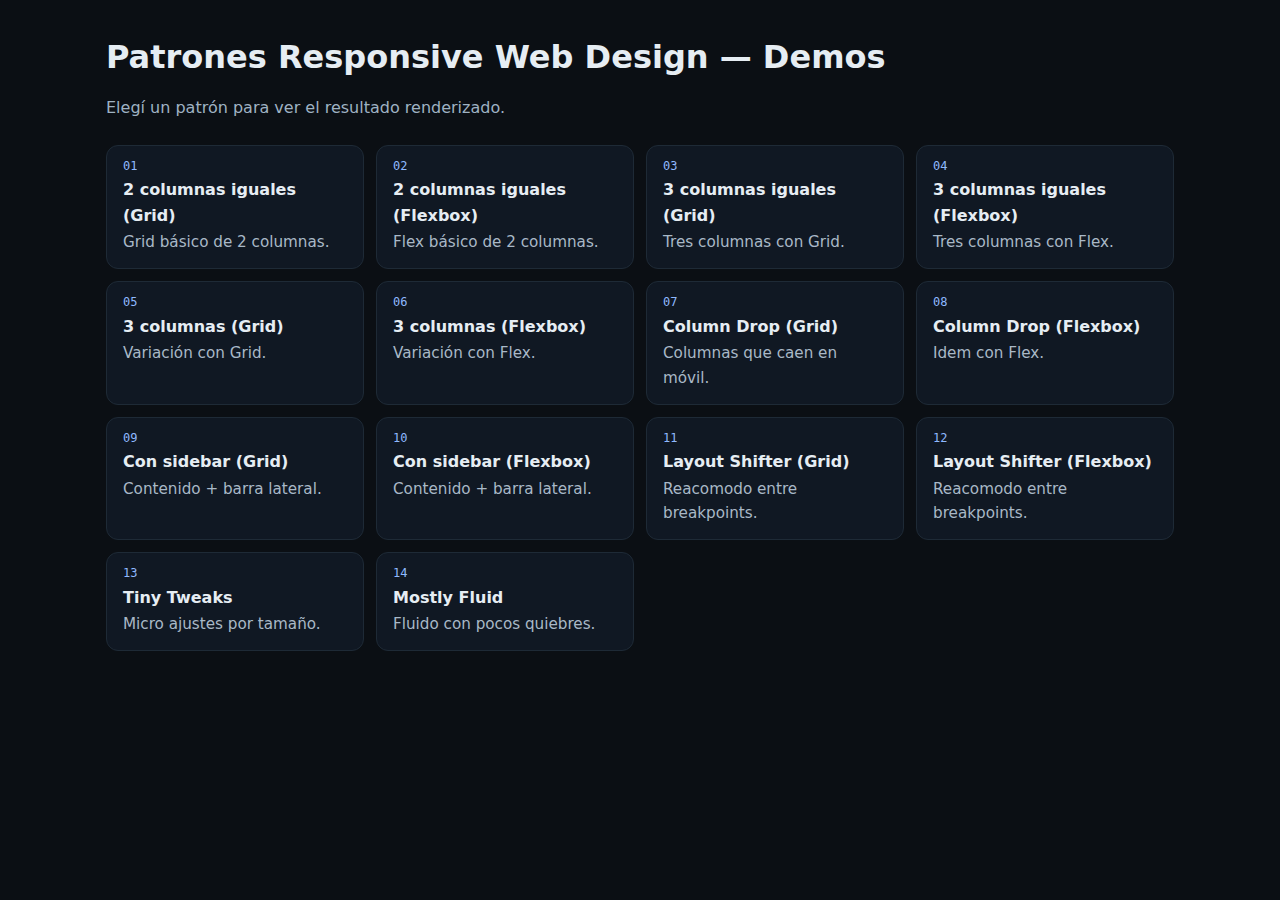
<file: index.html>
<!doctype html>
<html lang="es">
<head>
  <meta charset="utf-8" />
  <meta name="viewport" content="width=device-width, initial-scale=1" />
  <title>Patrones RWD – Demos</title>
  <style>
    *{box-sizing:border-box}
    body{margin:0;font:16px/1.6 system-ui,-apple-system,Segoe UI,Roboto,sans-serif;background:#0b0f14;color:#e6edf3}
    .wrap{max-width:1100px;margin:0 auto;padding:2rem 1rem}
    h1{margin:0 0 .75rem} p{color:#9fb2c3;margin:0 0 1.5rem}
    .grid{display:grid;gap:12px;grid-template-columns:repeat(auto-fit,minmax(240px,1fr))}
    .card{display:block;padding:14px 16px;background:#101823;border:1px solid #1e2a36;border-radius:12px;text-decoration:none;color:inherit;transition:.15s}
    .card:hover{border-color:#2f91ff;transform:translateY(-2px)}
    .tag{font:12px/1 ui-monospace,Menlo,Consolas,monospace;color:#8fb9ff}
    .title{font-weight:700;margin:.35rem 0 .1rem}
    .desc{margin:0;color:#a9b8c7;font-size:.95rem}
  </style>
</head>
<body>
  <main class="wrap">
    <h1>Patrones Responsive Web Design — Demos</h1>
    <p>Elegí un patrón para ver el resultado renderizado.</p>

    <section class="grid">
      <a class="card" href="./01-2columnas_iguales_css_grid/"><div class="tag">01</div><div class="title">2 columnas iguales (Grid)</div><p class="desc">Grid básico de 2 columnas.</p></a>
      <a class="card" href="./02-2columnas_iguales_flexbox/"><div class="tag">02</div><div class="title">2 columnas iguales (Flexbox)</div><p class="desc">Flex básico de 2 columnas.</p></a>
      <a class="card" href="./03-3columnas_iguales_css_grid/"><div class="tag">03</div><div class="title">3 columnas iguales (Grid)</div><p class="desc">Tres columnas con Grid.</p></a>
      <a class="card" href="./04-3columnas_iguales_flexbox/"><div class="tag">04</div><div class="title">3 columnas iguales (Flexbox)</div><p class="desc">Tres columnas con Flex.</p></a>
      <a class="card" href="./05-3columnas_css_grid/"><div class="tag">05</div><div class="title">3 columnas (Grid)</div><p class="desc">Variación con Grid.</p></a>
      <a class="card" href="./06-3columnas_flexbox/"><div class="tag">06</div><div class="title">3 columnas (Flexbox)</div><p class="desc">Variación con Flex.</p></a>
      <a class="card" href="./07-column_drop_css_grid/"><div class="tag">07</div><div class="title">Column Drop (Grid)</div><p class="desc">Columnas que caen en móvil.</p></a>
      <a class="card" href="./08-column_drop_flexbox/"><div class="tag">08</div><div class="title">Column Drop (Flexbox)</div><p class="desc">Idem con Flex.</p></a>
      <a class="card" href="./09-con_sidebar_css_grid/"><div class="tag">09</div><div class="title">Con sidebar (Grid)</div><p class="desc">Contenido + barra lateral.</p></a>
      <a class="card" href="./10-con_sidebar_flexbox/"><div class="tag">10</div><div class="title">Con sidebar (Flexbox)</div><p class="desc">Contenido + barra lateral.</p></a>
      <a class="card" href="./11-layout_shifter_css_grid/"><div class="tag">11</div><div class="title">Layout Shifter (Grid)</div><p class="desc">Reacomodo entre breakpoints.</p></a>
      <a class="card" href="./12-layout_shifter_flexbox/"><div class="tag">12</div><div class="title">Layout Shifter (Flexbox)</div><p class="desc">Reacomodo entre breakpoints.</p></a>
      <a class="card" href="./14-tiny_tweaks/"><div class="tag">13</div><div class="title">Tiny Tweaks</div> <p class="desc">Micro ajustes por tamaño.</p></a>
      <a class="card" href="./13-mostly_fluid/"><div class="tag">14</div><div class="title">Mostly Fluid</div><p class="desc">Fluido con pocos quiebres.</p></a>
    </section>
  </main>
</body>
</html>
</file>
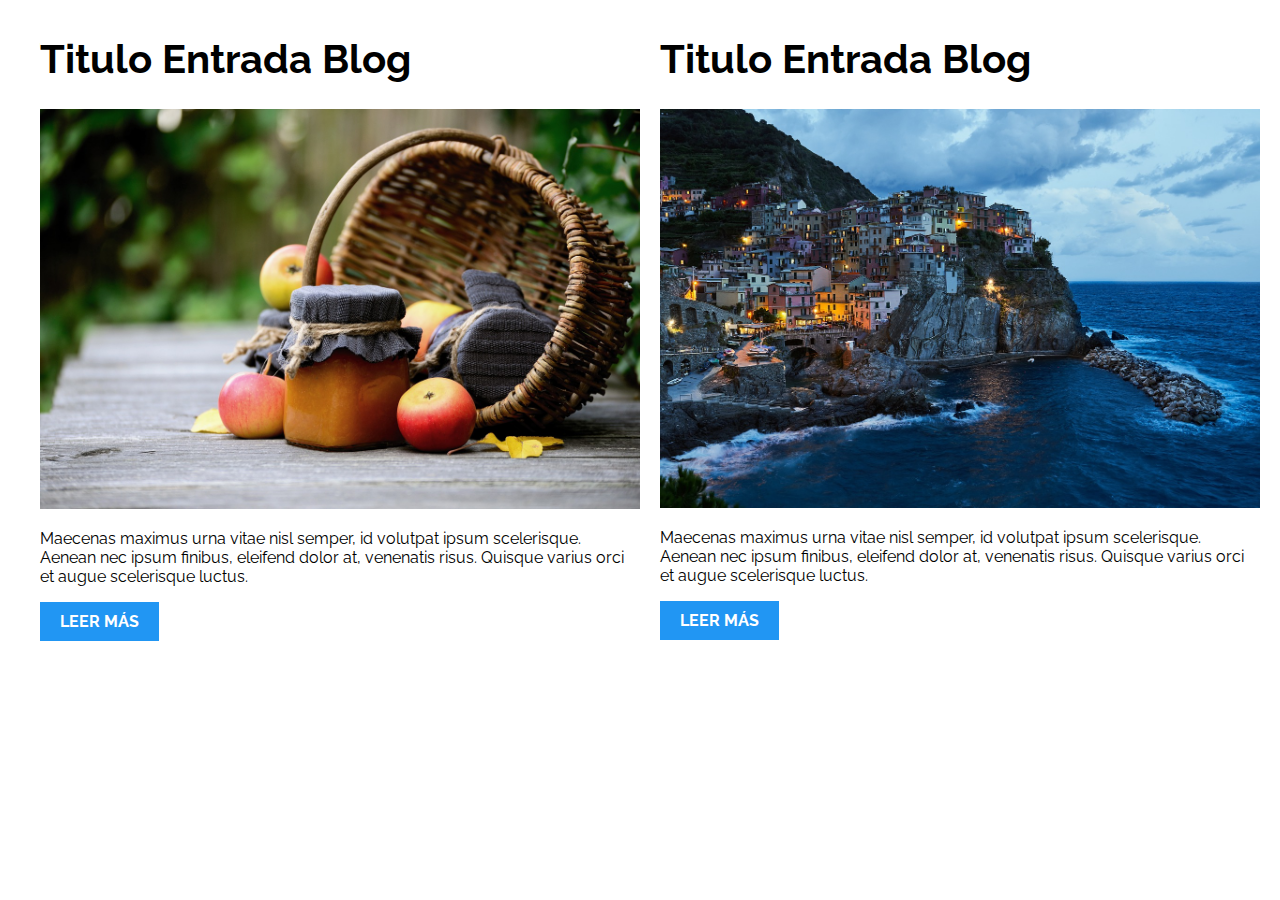
<file: 01-2columnas_iguales_css_grid/index.html>
<!DOCTYPE html>
<html>

<head>
    <meta charset="utf-8">
    <title>Patrones Responsive Web Design - 2 Columnas</title>
    <link rel="stylesheet" href="https://necolas.github.io/normalize.css/8.0.1/normalize.css">
    <link href="https://fonts.googleapis.com/css?family=Raleway:400,700,900" rel="stylesheet">
    <link rel="stylesheet" href="css/styles.css">
    <meta name="viewport" content="width=device-width, initial-scale=1">
</head>

<body>

    <div class="contenedor dos-columnas">
        <article class="entrada-blog">
            <h1>Titulo Entrada Blog</h1>
            <img src="img/imagen1.jpg">
            <p>Maecenas maximus urna vitae nisl semper, id volutpat ipsum scelerisque. Aenean nec ipsum finibus, eleifend dolor at, venenatis risus. Quisque varius orci et augue scelerisque luctus.</p>
            <a href="#">Leer más</a>
        </article>
        <article class="entrada-blog">
            <h1>Titulo Entrada Blog</h1>
            <img src="img/imagen2.jpg">
            <p>Maecenas maximus urna vitae nisl semper, id volutpat ipsum scelerisque. Aenean nec ipsum finibus, eleifend dolor at, venenatis risus. Quisque varius orci et augue scelerisque luctus.</p>
            <a href="#">Leer más</a>
        </article>
    </div>

</body>

</html>
</file>
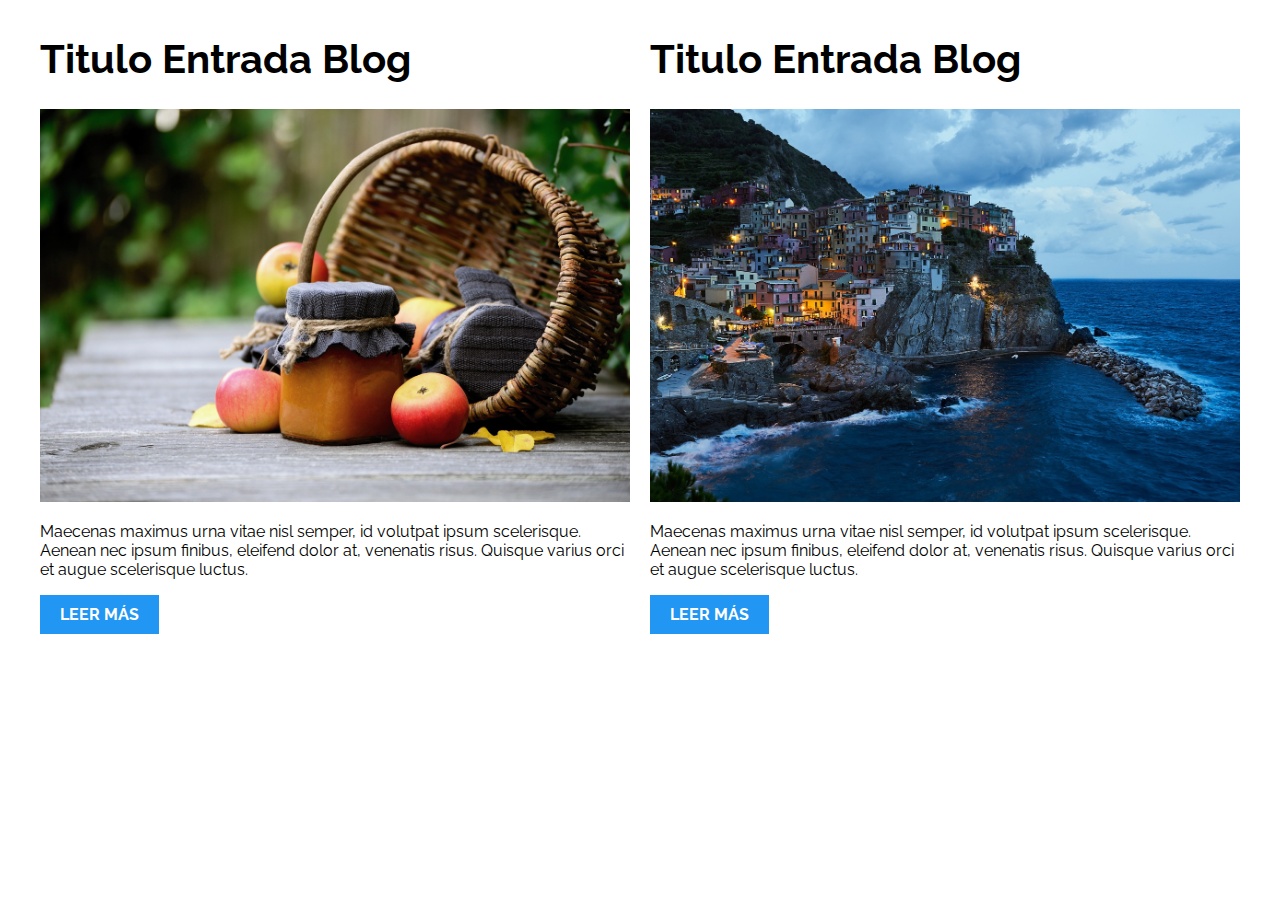
<file: 02-2columnas_iguales_flexbox/index.html>
<!DOCTYPE html>
<html>

<head>
    <meta charset="utf-8">
    <title>Patrones Responsive Web Design - 2 Columnas</title>
    <link rel="stylesheet" href="https://necolas.github.io/normalize.css/8.0.1/normalize.css">
    <link href="https://fonts.googleapis.com/css?family=Raleway:400,700,900" rel="stylesheet">
    <link rel="stylesheet" href="css/styles.css">
    <meta name="viewport" content="width=device-width, initial-scale=1">
</head>

<body>
    <div class="contenedor dos-columnas">
        <article class="entrada-blog">
            <h1>Titulo Entrada Blog</h1>
            <img src="img/imagen1.jpg">
            <p>Maecenas maximus urna vitae nisl semper, id volutpat ipsum scelerisque. Aenean nec ipsum finibus, eleifend dolor at, venenatis risus. Quisque varius orci et augue scelerisque luctus.</p>
            <a href="#">Leer más</a>
        </article>
        <article class="entrada-blog">
            <h1>Titulo Entrada Blog</h1>
            <img src="img/imagen2.jpg">
            <p>Maecenas maximus urna vitae nisl semper, id volutpat ipsum scelerisque. Aenean nec ipsum finibus, eleifend dolor at, venenatis risus. Quisque varius orci et augue scelerisque luctus.</p>
            <a href="#">Leer más</a>
        </article>
    </div>

</body>

</html>
</file>
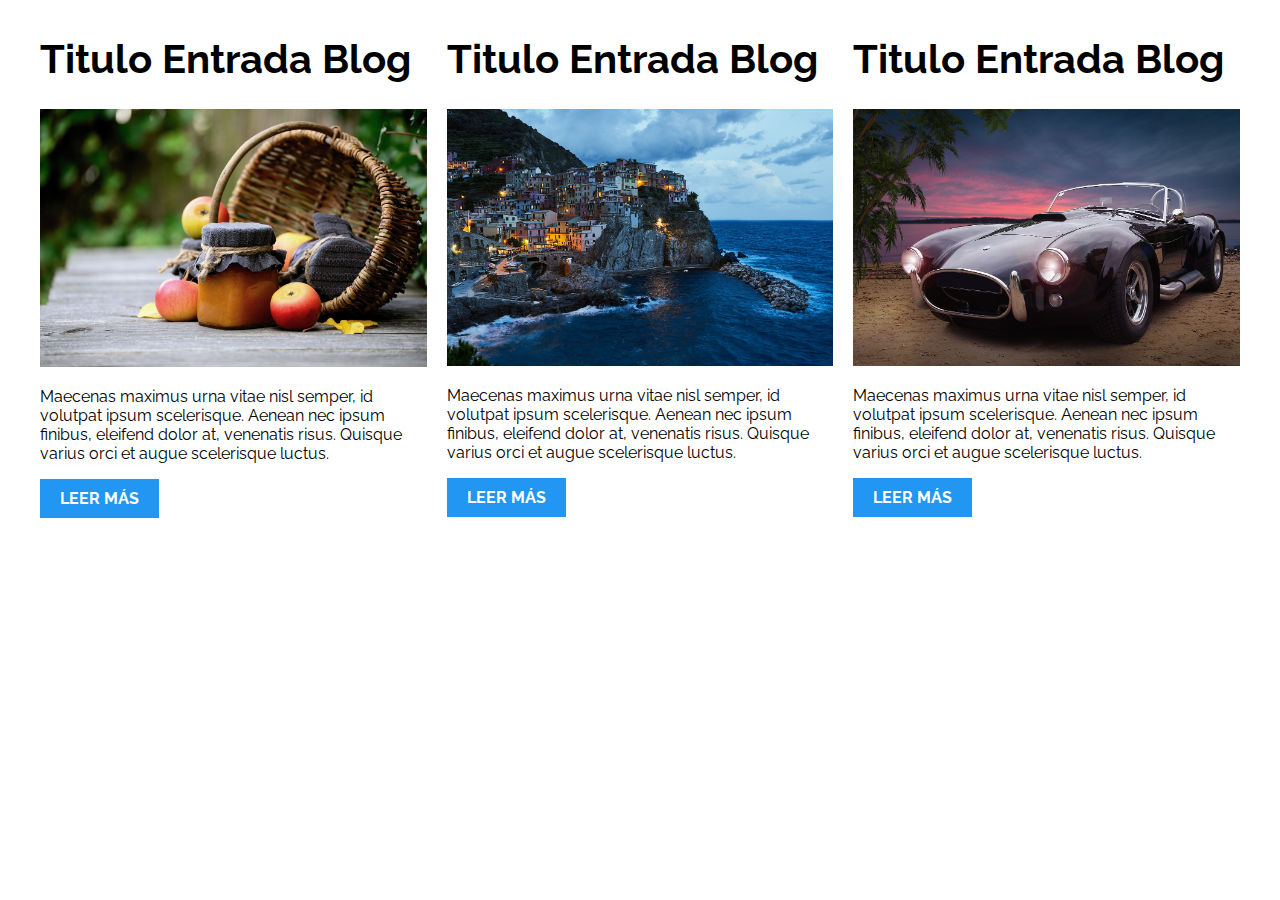
<file: 03-3columnas_iguales_css_grid/index.html>
<!DOCTYPE html>
<html>

<head>
    <meta charset="utf-8">
    <title>Patrones Responsive Web Design - 3 Columnas Iguales</title>
    <link rel="stylesheet" href="https://necolas.github.io/normalize.css/8.0.1/normalize.css">
    <link href="https://fonts.googleapis.com/css?family=Raleway:400,700,900" rel="stylesheet">
    <link rel="stylesheet" href="css/styles.css">
    <meta name="viewport" content="width=device-width, initial-scale=1">
</head>

<body>

    <div class="contenedor tres-columnas">
        <article class="entrada-blog">
            <h1>Titulo Entrada Blog</h1>
            <img src="img/imagen1.jpg">
            <p>Maecenas maximus urna vitae nisl semper, id volutpat ipsum scelerisque. Aenean nec ipsum finibus, eleifend dolor at, venenatis risus. Quisque varius orci et augue scelerisque luctus.</p>
            <a href="#">Leer más</a>
        </article>

        <article class="entrada-blog">
            <h1>Titulo Entrada Blog</h1>
            <img src="img/imagen2.jpg">

            <p>Maecenas maximus urna vitae nisl semper, id volutpat ipsum scelerisque. Aenean nec ipsum finibus, eleifend dolor at, venenatis risus. Quisque varius orci et augue scelerisque luctus.</p>
            <a href="#">Leer más</a>
        </article>

        <article class="entrada-blog">
            <h1>Titulo Entrada Blog</h1>
            <img src="img/imagen3.jpg">

            <p>Maecenas maximus urna vitae nisl semper, id volutpat ipsum scelerisque. Aenean nec ipsum finibus, eleifend dolor at, venenatis risus. Quisque varius orci et augue scelerisque luctus.</p>
            <a href="#">Leer más</a>
        </article>
    </div>

</body>

</html>
</file>
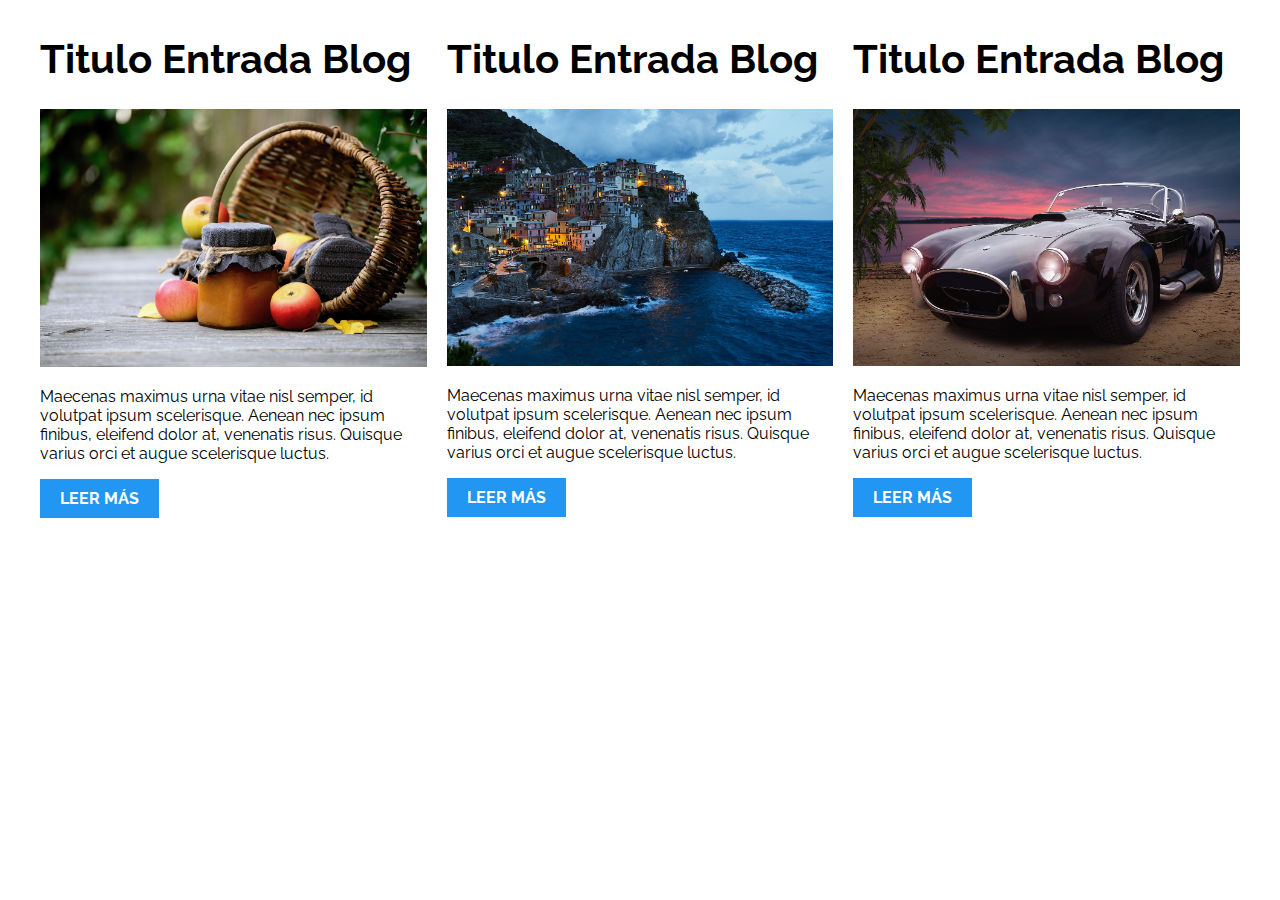
<file: 04-3columnas_iguales_flexbox/index.html>
<!DOCTYPE html>
<html>

<head>
    <meta charset="utf-8">
    <title>Patrones Responsive Web Design - 3 Columnas Iguales</title>
    <link rel="stylesheet" href="https://necolas.github.io/normalize.css/8.0.1/normalize.css">
    <link href="https://fonts.googleapis.com/css?family=Raleway:400,700,900" rel="stylesheet">
    <link rel="stylesheet" href="css/styles.css">
    <meta name="viewport" content="width=device-width, initial-scale=1">
</head>

<body>

    <div class="contenedor tres-columnas">
        <article class="entrada-blog">
            <h1>Titulo Entrada Blog</h1>
            <img src="img/imagen1.jpg">
            <p>Maecenas maximus urna vitae nisl semper, id volutpat ipsum scelerisque. Aenean nec ipsum finibus, eleifend dolor at, venenatis risus. Quisque varius orci et augue scelerisque luctus.</p>
            <a href="#">Leer más</a>
        </article>

        <article class="entrada-blog">
            <h1>Titulo Entrada Blog</h1>
            <img src="img/imagen2.jpg">

            <p>Maecenas maximus urna vitae nisl semper, id volutpat ipsum scelerisque. Aenean nec ipsum finibus, eleifend dolor at, venenatis risus. Quisque varius orci et augue scelerisque luctus.</p>
            <a href="#">Leer más</a>
        </article>

        <article class="entrada-blog">
            <h1>Titulo Entrada Blog</h1>
            <img src="img/imagen3.jpg">

            <p>Maecenas maximus urna vitae nisl semper, id volutpat ipsum scelerisque. Aenean nec ipsum finibus, eleifend dolor at, venenatis risus. Quisque varius orci et augue scelerisque luctus.</p>
            <a href="#">Leer más</a>
        </article>
    </div>
</body>

</html>
</file>
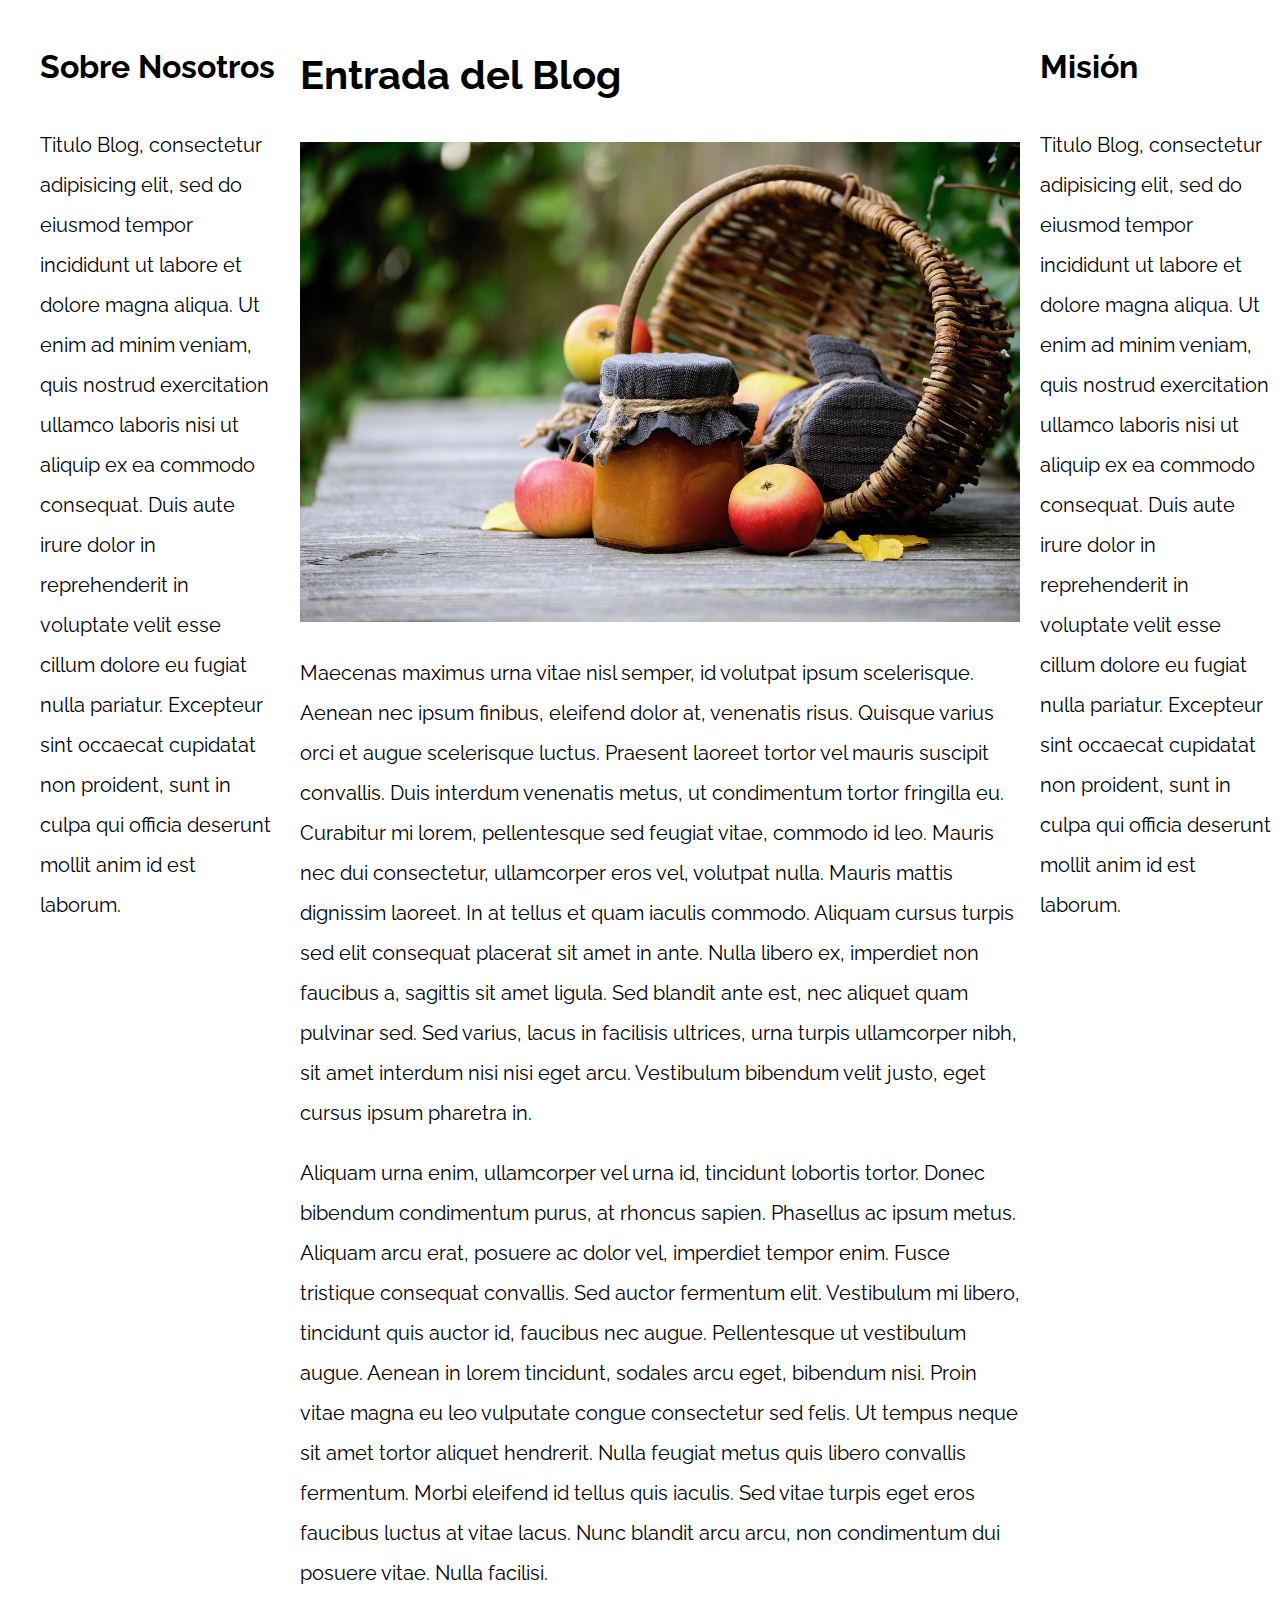
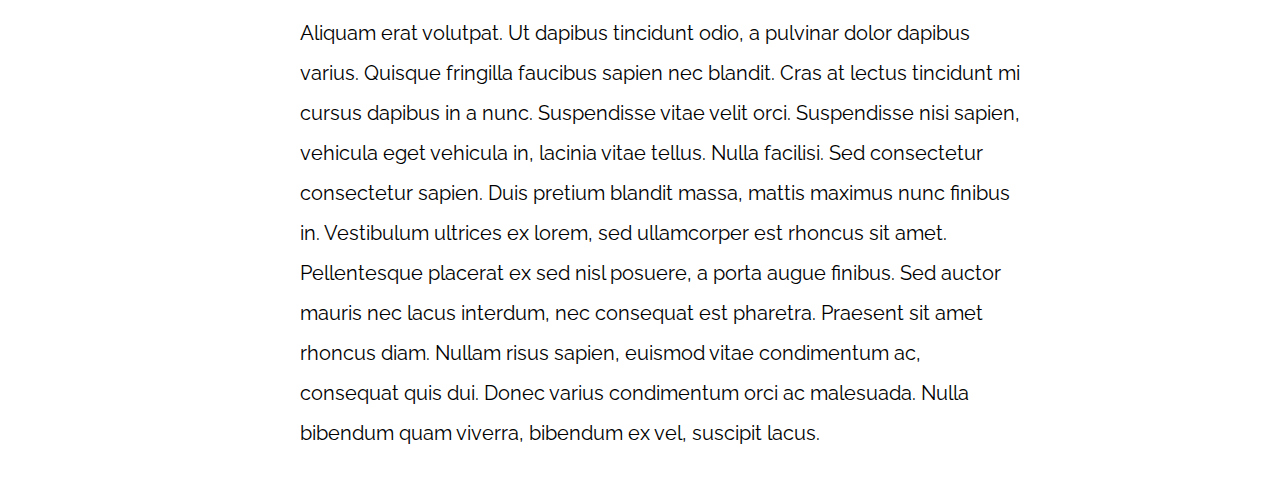
<file: 05-3columnas_css_grid/index.html>
<!DOCTYPE html>
<html>

<head>
    <meta charset="utf-8">
    <title>Patrones Responsive Web Design</title>
    <link rel="stylesheet" href="https://necolas.github.io/normalize.css/8.0.1/normalize.css">
    <link href="https://fonts.googleapis.com/css?family=Raleway:400,700,900" rel="stylesheet">
    <link rel="stylesheet" href="css/styles.css">
    <meta name="viewport" content="width=device-width, initial-scale=1">
</head>

<body>

    <div class="contenedor contenedor-grid ">
        <main class="contenido-principal">
            <article>
                <h1>Entrada del Blog</h1>
                <img src="img/imagen1.jpg">

                <p>Maecenas maximus urna vitae nisl semper, id volutpat ipsum scelerisque. Aenean nec ipsum finibus, eleifend dolor at, venenatis risus. Quisque varius orci et augue scelerisque luctus. Praesent laoreet tortor vel mauris suscipit convallis.
                    Duis interdum venenatis metus, ut condimentum tortor fringilla eu. Curabitur mi lorem, pellentesque sed feugiat vitae, commodo id leo. Mauris nec dui consectetur, ullamcorper eros vel, volutpat nulla. Mauris mattis dignissim laoreet.
                    In at tellus et quam iaculis commodo. Aliquam cursus turpis sed elit consequat placerat sit amet in ante. Nulla libero ex, imperdiet non faucibus a, sagittis sit amet ligula. Sed blandit ante est, nec aliquet quam pulvinar sed. Sed
                    varius, lacus in facilisis ultrices, urna turpis ullamcorper nibh, sit amet interdum nisi nisi eget arcu. Vestibulum bibendum velit justo, eget cursus ipsum pharetra in.</p>

                <p>Aliquam urna enim, ullamcorper vel urna id, tincidunt lobortis tortor. Donec bibendum condimentum purus, at rhoncus sapien. Phasellus ac ipsum metus. Aliquam arcu erat, posuere ac dolor vel, imperdiet tempor enim. Fusce tristique consequat
                    convallis. Sed auctor fermentum elit. Vestibulum mi libero, tincidunt quis auctor id, faucibus nec augue. Pellentesque ut vestibulum augue. Aenean in lorem tincidunt, sodales arcu eget, bibendum nisi. Proin vitae magna eu leo vulputate
                    congue consectetur sed felis. Ut tempus neque sit amet tortor aliquet hendrerit. Nulla feugiat metus quis libero convallis fermentum. Morbi eleifend id tellus quis iaculis. Sed vitae turpis eget eros faucibus luctus at vitae lacus.
                    Nunc blandit arcu arcu, non condimentum dui posuere vitae. Nulla facilisi.</p>

                <p>Aliquam erat volutpat. Ut dapibus tincidunt odio, a pulvinar dolor dapibus varius. Quisque fringilla faucibus sapien nec blandit. Cras at lectus tincidunt mi cursus dapibus in a nunc. Suspendisse vitae velit orci. Suspendisse nisi sapien,
                    vehicula eget vehicula in, lacinia vitae tellus. Nulla facilisi. Sed consectetur consectetur sapien. Duis pretium blandit massa, mattis maximus nunc finibus in. Vestibulum ultrices ex lorem, sed ullamcorper est rhoncus sit amet. Pellentesque
                    placerat ex sed nisl posuere, a porta augue finibus. Sed auctor mauris nec lacus interdum, nec consequat est pharetra. Praesent sit amet rhoncus diam. Nullam risus sapien, euismod vitae condimentum ac, consequat quis dui. Donec varius
                    condimentum orci ac malesuada. Nulla bibendum quam viverra, bibendum ex vel, suscipit lacus.</p>

            </article>
        </main>

        <aside class="sidebar-1">
            <h2>Sobre Nosotros</h2>
            <p>Titulo Blog, consectetur adipisicing elit, sed do eiusmod tempor incididunt ut labore et dolore magna aliqua. Ut enim ad minim veniam, quis nostrud exercitation ullamco laboris nisi ut aliquip ex ea commodo consequat. Duis aute irure dolor
                in reprehenderit in voluptate velit esse cillum dolore eu fugiat nulla pariatur. Excepteur sint occaecat cupidatat non proident, sunt in culpa qui officia deserunt mollit anim id est laborum.</p>
        </aside>
        <aside class="sidebar-2">
            <h2>Misión</h2>
            <p>Titulo Blog, consectetur adipisicing elit, sed do eiusmod tempor incididunt ut labore et dolore magna aliqua. Ut enim ad minim veniam, quis nostrud exercitation ullamco laboris nisi ut aliquip ex ea commodo consequat. Duis aute irure dolor
                in reprehenderit in voluptate velit esse cillum dolore eu fugiat nulla pariatur. Excepteur sint occaecat cupidatat non proident, sunt in culpa qui officia deserunt mollit anim id est laborum.</p>
        </aside>
    </div>

</body>

</html>
</file>
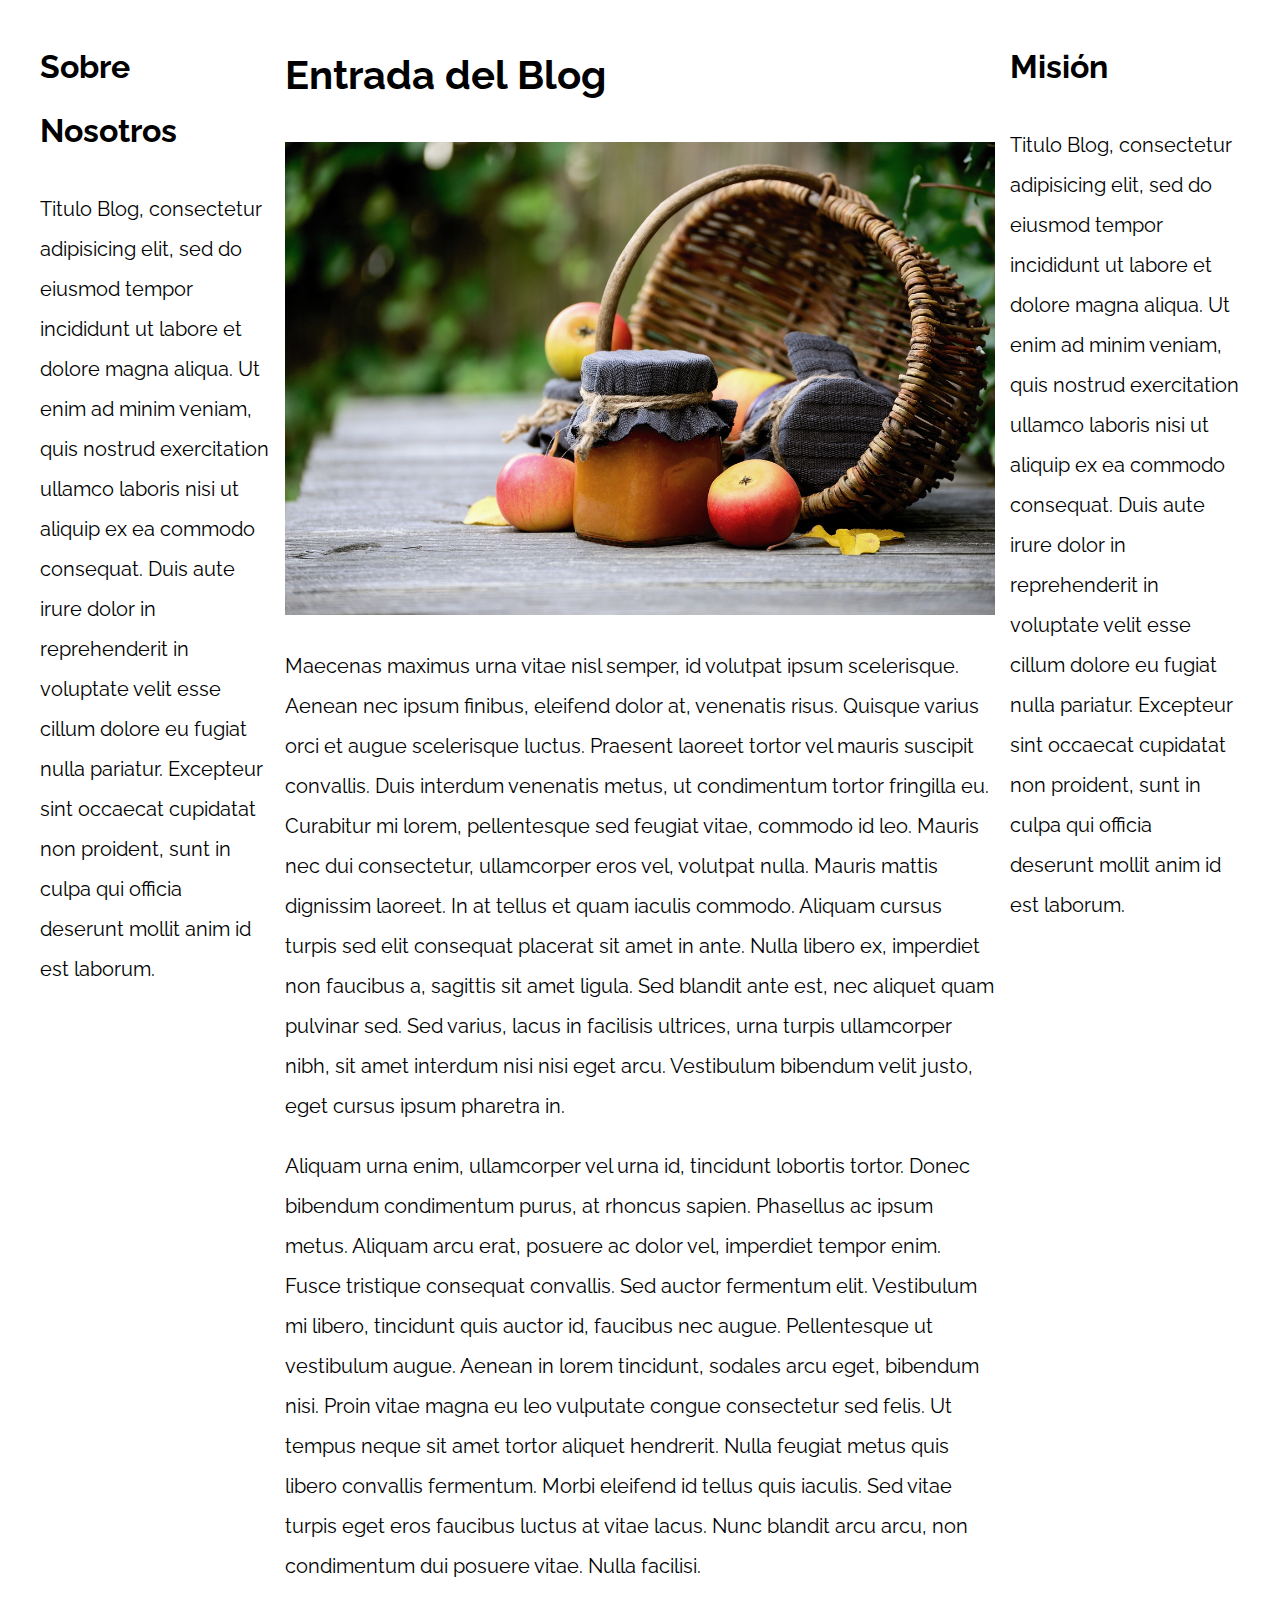
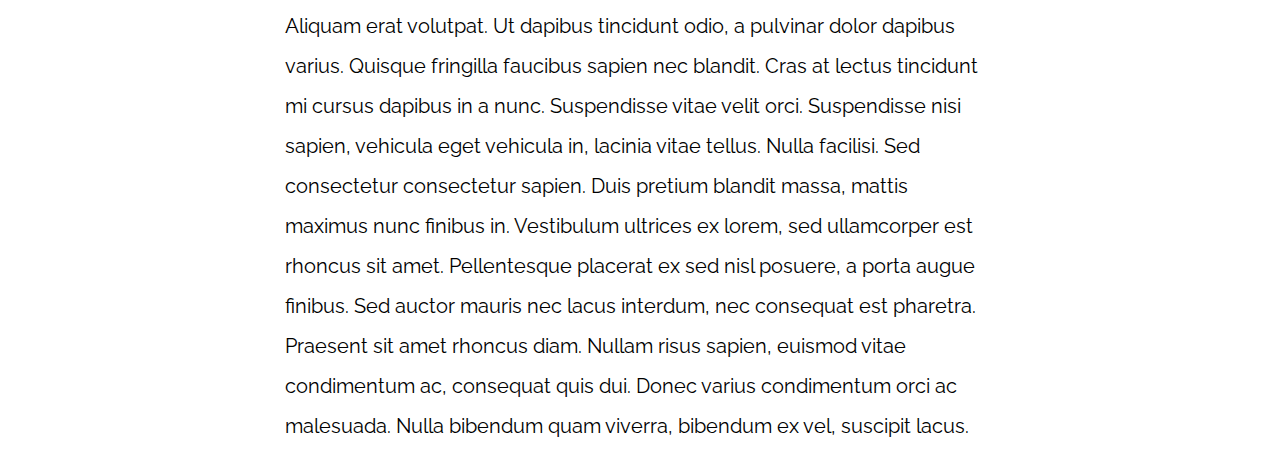
<file: 06-3columnas_flexbox/index.html>
<!DOCTYPE html>
<html>

<head>
    <meta charset="utf-8">
    <title>Patrones Responsive Web Design</title>
    <link rel="stylesheet" href="https://necolas.github.io/normalize.css/8.0.1/normalize.css">
    <link href="https://fonts.googleapis.com/css?family=Raleway:400,700,900" rel="stylesheet">
    <link rel="stylesheet" href="css/styles.css">
    <meta name="viewport" content="width=device-width, initial-scale=1">
</head>

<body>

    <div class="contenedor contenedor-flex">
        <main class="contenido-principal">
            <article>
                <h1>Entrada del Blog</h1>
                <img src="img/imagen1.jpg">

                <p>Maecenas maximus urna vitae nisl semper, id volutpat ipsum scelerisque. Aenean nec ipsum finibus, eleifend dolor at, venenatis risus. Quisque varius orci et augue scelerisque luctus. Praesent laoreet tortor vel mauris suscipit convallis.
                    Duis interdum venenatis metus, ut condimentum tortor fringilla eu. Curabitur mi lorem, pellentesque sed feugiat vitae, commodo id leo. Mauris nec dui consectetur, ullamcorper eros vel, volutpat nulla. Mauris mattis dignissim laoreet.
                    In at tellus et quam iaculis commodo. Aliquam cursus turpis sed elit consequat placerat sit amet in ante. Nulla libero ex, imperdiet non faucibus a, sagittis sit amet ligula. Sed blandit ante est, nec aliquet quam pulvinar sed. Sed
                    varius, lacus in facilisis ultrices, urna turpis ullamcorper nibh, sit amet interdum nisi nisi eget arcu. Vestibulum bibendum velit justo, eget cursus ipsum pharetra in.</p>

                <p>Aliquam urna enim, ullamcorper vel urna id, tincidunt lobortis tortor. Donec bibendum condimentum purus, at rhoncus sapien. Phasellus ac ipsum metus. Aliquam arcu erat, posuere ac dolor vel, imperdiet tempor enim. Fusce tristique consequat
                    convallis. Sed auctor fermentum elit. Vestibulum mi libero, tincidunt quis auctor id, faucibus nec augue. Pellentesque ut vestibulum augue. Aenean in lorem tincidunt, sodales arcu eget, bibendum nisi. Proin vitae magna eu leo vulputate
                    congue consectetur sed felis. Ut tempus neque sit amet tortor aliquet hendrerit. Nulla feugiat metus quis libero convallis fermentum. Morbi eleifend id tellus quis iaculis. Sed vitae turpis eget eros faucibus luctus at vitae lacus.
                    Nunc blandit arcu arcu, non condimentum dui posuere vitae. Nulla facilisi.</p>

                <p>Aliquam erat volutpat. Ut dapibus tincidunt odio, a pulvinar dolor dapibus varius. Quisque fringilla faucibus sapien nec blandit. Cras at lectus tincidunt mi cursus dapibus in a nunc. Suspendisse vitae velit orci. Suspendisse nisi sapien,
                    vehicula eget vehicula in, lacinia vitae tellus. Nulla facilisi. Sed consectetur consectetur sapien. Duis pretium blandit massa, mattis maximus nunc finibus in. Vestibulum ultrices ex lorem, sed ullamcorper est rhoncus sit amet. Pellentesque
                    placerat ex sed nisl posuere, a porta augue finibus. Sed auctor mauris nec lacus interdum, nec consequat est pharetra. Praesent sit amet rhoncus diam. Nullam risus sapien, euismod vitae condimentum ac, consequat quis dui. Donec varius
                    condimentum orci ac malesuada. Nulla bibendum quam viverra, bibendum ex vel, suscipit lacus.</p>

            </article>
        </main>

        <aside class="sidebar-1 sidebar">
            <h2>Sobre Nosotros</h2>
            <p>Titulo Blog, consectetur adipisicing elit, sed do eiusmod tempor incididunt ut labore et dolore magna aliqua. Ut enim ad minim veniam, quis nostrud exercitation ullamco laboris nisi ut aliquip ex ea commodo consequat. Duis aute irure dolor
                in reprehenderit in voluptate velit esse cillum dolore eu fugiat nulla pariatur. Excepteur sint occaecat cupidatat non proident, sunt in culpa qui officia deserunt mollit anim id est laborum.</p>
        </aside>
        <aside class="sidebar-2 sidebar">
            <h2>Misión</h2>
            <p>Titulo Blog, consectetur adipisicing elit, sed do eiusmod tempor incididunt ut labore et dolore magna aliqua. Ut enim ad minim veniam, quis nostrud exercitation ullamco laboris nisi ut aliquip ex ea commodo consequat. Duis aute irure dolor
                in reprehenderit in voluptate velit esse cillum dolore eu fugiat nulla pariatur. Excepteur sint occaecat cupidatat non proident, sunt in culpa qui officia deserunt mollit anim id est laborum.</p>
        </aside>
    </div>

</body>

</html>
</file>
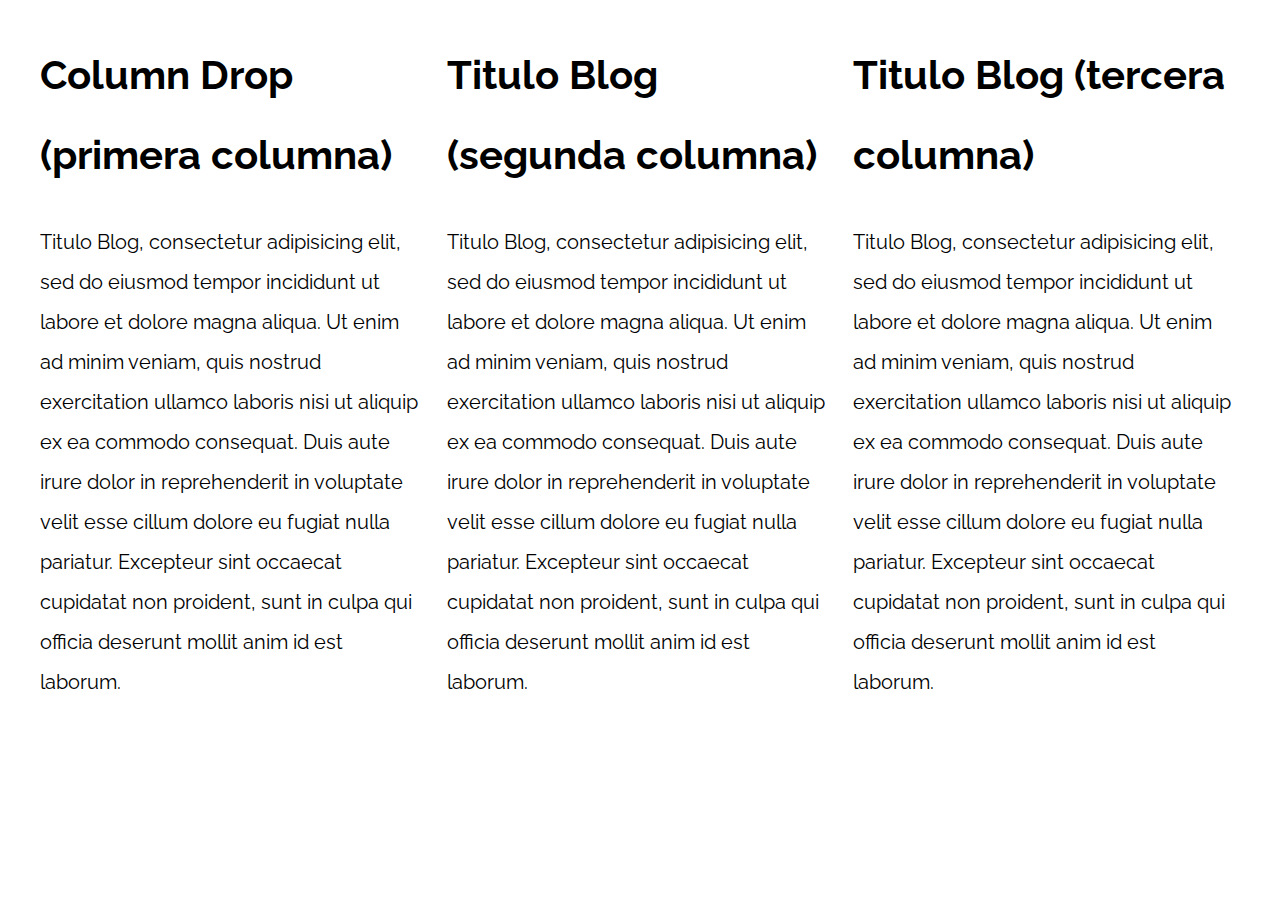
<file: 07-column_drop_css_grid/index.html>
<!DOCTYPE html>
<html>

<head>
    <meta charset="utf-8">
    <title>Patrones Responsive Web Design</title>
    <link rel="stylesheet" href="https://necolas.github.io/normalize.css/8.0.1/normalize.css">
    <link href="https://fonts.googleapis.com/css?family=Raleway:400,700,900" rel="stylesheet">
    <link rel="stylesheet" href="css/styles.css">
    <meta name="viewport" content="width=device-width, initial-scale=1">
</head>

<body>

    <div class="contenedor column-drop-css">
        <main>
            <h1>Column Drop (primera columna)</h1>
            <p>
                Titulo Blog, consectetur adipisicing elit, sed do eiusmod tempor incididunt ut labore et dolore magna aliqua. Ut enim ad minim veniam, quis nostrud exercitation ullamco laboris nisi ut aliquip ex ea commodo consequat. Duis aute irure dolor in reprehenderit
                in voluptate velit esse cillum dolore eu fugiat nulla pariatur. Excepteur sint occaecat cupidatat non proident, sunt in culpa qui officia deserunt mollit anim id est laborum.
            </p>
        </main>

        <aside class="primera">
            <h1>Titulo Blog (segunda columna)</h1>
            <p>
                Titulo Blog, consectetur adipisicing elit, sed do eiusmod tempor incididunt ut labore et dolore magna aliqua. Ut enim ad minim veniam, quis nostrud exercitation ullamco laboris nisi ut aliquip ex ea commodo consequat. Duis aute irure dolor in reprehenderit
                in voluptate velit esse cillum dolore eu fugiat nulla pariatur. Excepteur sint occaecat cupidatat non proident, sunt in culpa qui officia deserunt mollit anim id est laborum.
            </p>
        </aside>

        <aside class="segunda">
            <h1>Titulo Blog (tercera columna)</h1>
            <p>
                Titulo Blog, consectetur adipisicing elit, sed do eiusmod tempor incididunt ut labore et dolore magna aliqua. Ut enim ad minim veniam, quis nostrud exercitation ullamco laboris nisi ut aliquip ex ea commodo consequat. Duis aute irure dolor in reprehenderit
                in voluptate velit esse cillum dolore eu fugiat nulla pariatur. Excepteur sint occaecat cupidatat non proident, sunt in culpa qui officia deserunt mollit anim id est laborum.
            </p>
        </aside>
    </div>

</body>

</html>
</file>
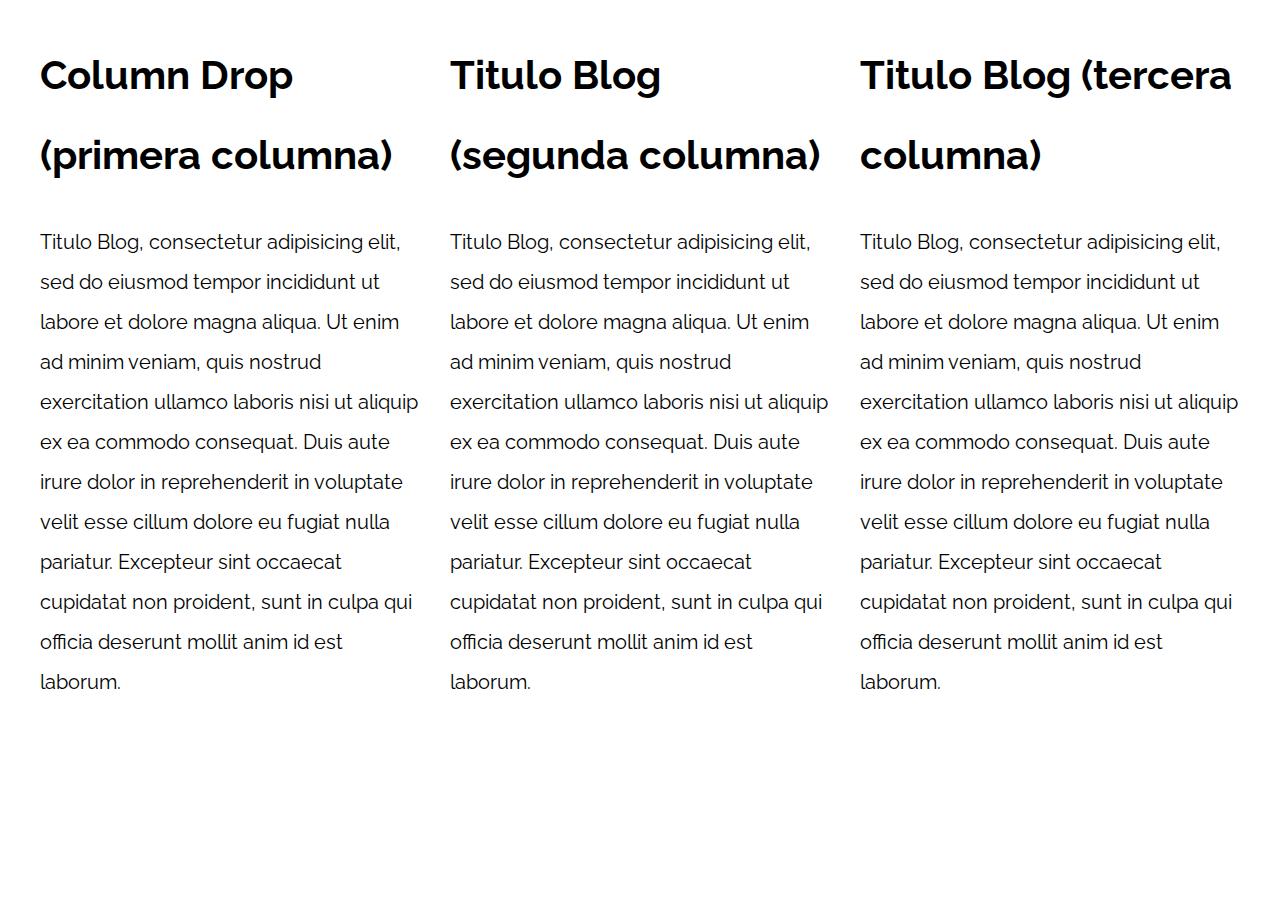
<file: 08-column_drop_flexbox/index.html>
<!DOCTYPE html>
<html>

<head>
    <meta charset="utf-8">
    <title>Patrones Responsive Web Design</title>
    <link rel="stylesheet" href="https://necolas.github.io/normalize.css/8.0.1/normalize.css">
    <link href="https://fonts.googleapis.com/css?family=Raleway:400,700,900" rel="stylesheet">
    <link rel="stylesheet" href="css/styles.css">
    <meta name="viewport" content="width=device-width, initial-scale=1">
</head>

<body>

    <div class="contenedor column-drop-flex">
        <main class="contenido-principal">
            <h1>Column Drop (primera columna)</h1>
            <p>
                Titulo Blog, consectetur adipisicing elit, sed do eiusmod tempor incididunt ut labore et dolore magna aliqua. Ut enim ad minim veniam, quis nostrud exercitation ullamco laboris nisi ut aliquip ex ea commodo consequat. Duis aute irure dolor in reprehenderit
                in voluptate velit esse cillum dolore eu fugiat nulla pariatur. Excepteur sint occaecat cupidatat non proident, sunt in culpa qui officia deserunt mollit anim id est laborum.
            </p>
        </main>

        <aside class="primera">
            <h1>Titulo Blog (segunda columna)</h1>
            <p>
                Titulo Blog, consectetur adipisicing elit, sed do eiusmod tempor incididunt ut labore et dolore magna aliqua. Ut enim ad minim veniam, quis nostrud exercitation ullamco laboris nisi ut aliquip ex ea commodo consequat. Duis aute irure dolor in reprehenderit
                in voluptate velit esse cillum dolore eu fugiat nulla pariatur. Excepteur sint occaecat cupidatat non proident, sunt in culpa qui officia deserunt mollit anim id est laborum.
            </p>
        </aside>

        <aside class="segunda">
            <h1>Titulo Blog (tercera columna)</h1>
            <p>
                Titulo Blog, consectetur adipisicing elit, sed do eiusmod tempor incididunt ut labore et dolore magna aliqua. Ut enim ad minim veniam, quis nostrud exercitation ullamco laboris nisi ut aliquip ex ea commodo consequat. Duis aute irure dolor in reprehenderit
                in voluptate velit esse cillum dolore eu fugiat nulla pariatur. Excepteur sint occaecat cupidatat non proident, sunt in culpa qui officia deserunt mollit anim id est laborum.
            </p>
        </aside>
    </div>

</body>

</html>
</file>
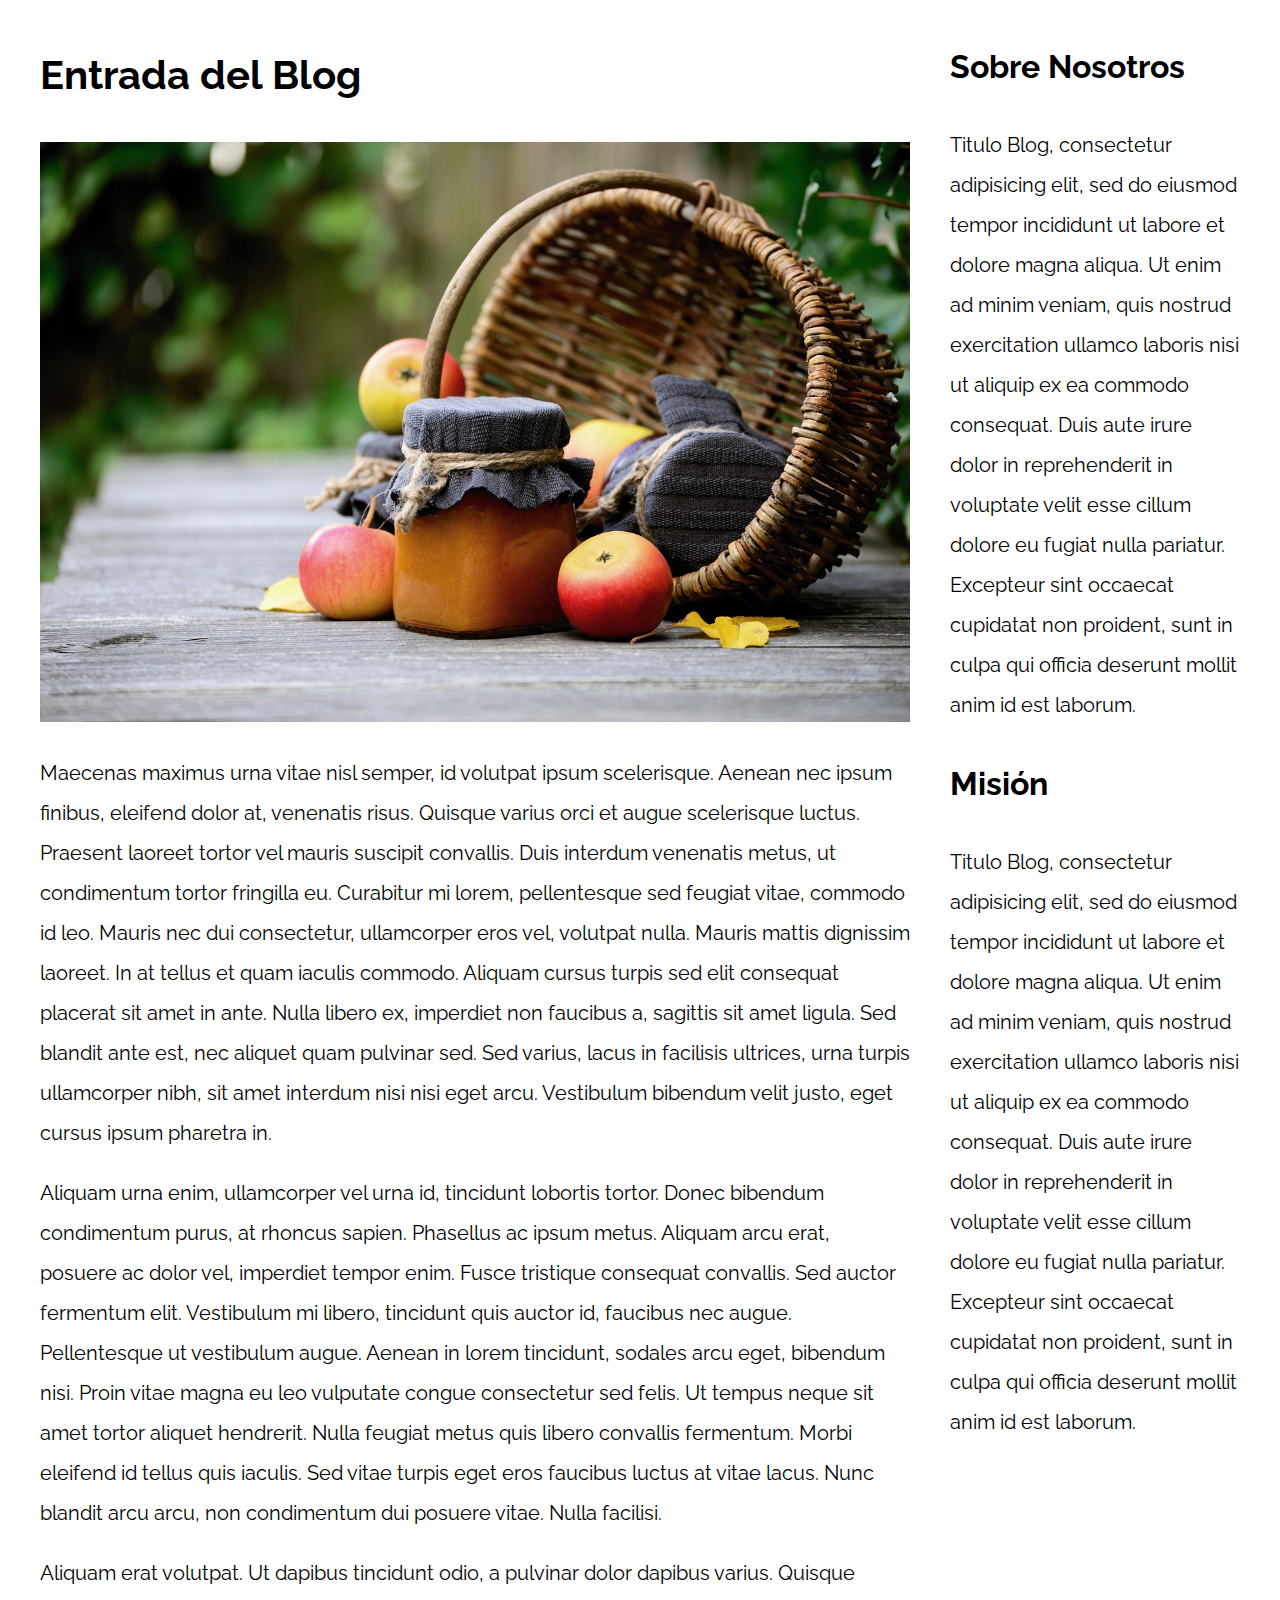
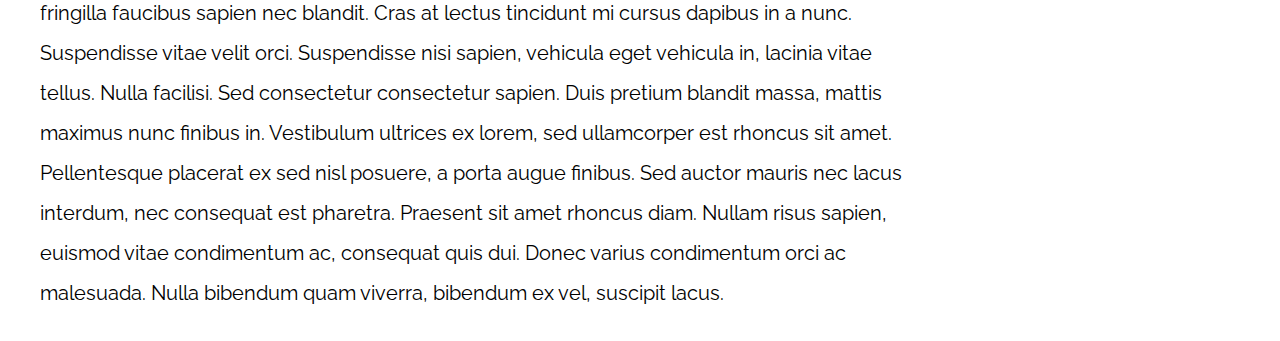
<file: 09-con_sidebar_css_grid/index.html>
<!DOCTYPE html>
<html>

<head>
    <meta charset="utf-8">
    <title>Patrones Responsive Web Design</title>
    <link rel="stylesheet" href="https://necolas.github.io/normalize.css/8.0.1/normalize.css">
    <link href="https://fonts.googleapis.com/css?family=Raleway:400,700,900" rel="stylesheet">
    <link rel="stylesheet" href="css/styles.css">
    <meta name="viewport" content="width=device-width, initial-scale=1">
</head>

<body>

    <div class="contenedor con-sidebar">
        <article>
            <h1>Entrada del Blog</h1>
            <img src="img/imagen1.jpg">

            <p>Maecenas maximus urna vitae nisl semper, id volutpat ipsum scelerisque. Aenean nec ipsum finibus, eleifend dolor at, venenatis risus. Quisque varius orci et augue scelerisque luctus. Praesent laoreet tortor vel mauris suscipit convallis. Duis
                interdum venenatis metus, ut condimentum tortor fringilla eu. Curabitur mi lorem, pellentesque sed feugiat vitae, commodo id leo. Mauris nec dui consectetur, ullamcorper eros vel, volutpat nulla. Mauris mattis dignissim laoreet. In at
                tellus et quam iaculis commodo. Aliquam cursus turpis sed elit consequat placerat sit amet in ante. Nulla libero ex, imperdiet non faucibus a, sagittis sit amet ligula. Sed blandit ante est, nec aliquet quam pulvinar sed. Sed varius, lacus
                in facilisis ultrices, urna turpis ullamcorper nibh, sit amet interdum nisi nisi eget arcu. Vestibulum bibendum velit justo, eget cursus ipsum pharetra in.</p>

            <p>Aliquam urna enim, ullamcorper vel urna id, tincidunt lobortis tortor. Donec bibendum condimentum purus, at rhoncus sapien. Phasellus ac ipsum metus. Aliquam arcu erat, posuere ac dolor vel, imperdiet tempor enim. Fusce tristique consequat
                convallis. Sed auctor fermentum elit. Vestibulum mi libero, tincidunt quis auctor id, faucibus nec augue. Pellentesque ut vestibulum augue. Aenean in lorem tincidunt, sodales arcu eget, bibendum nisi. Proin vitae magna eu leo vulputate
                congue consectetur sed felis. Ut tempus neque sit amet tortor aliquet hendrerit. Nulla feugiat metus quis libero convallis fermentum. Morbi eleifend id tellus quis iaculis. Sed vitae turpis eget eros faucibus luctus at vitae lacus. Nunc
                blandit arcu arcu, non condimentum dui posuere vitae. Nulla facilisi.</p>

            <p>Aliquam erat volutpat. Ut dapibus tincidunt odio, a pulvinar dolor dapibus varius. Quisque fringilla faucibus sapien nec blandit. Cras at lectus tincidunt mi cursus dapibus in a nunc. Suspendisse vitae velit orci. Suspendisse nisi sapien,
                vehicula eget vehicula in, lacinia vitae tellus. Nulla facilisi. Sed consectetur consectetur sapien. Duis pretium blandit massa, mattis maximus nunc finibus in. Vestibulum ultrices ex lorem, sed ullamcorper est rhoncus sit amet. Pellentesque
                placerat ex sed nisl posuere, a porta augue finibus. Sed auctor mauris nec lacus interdum, nec consequat est pharetra. Praesent sit amet rhoncus diam. Nullam risus sapien, euismod vitae condimentum ac, consequat quis dui. Donec varius
                condimentum orci ac malesuada. Nulla bibendum quam viverra, bibendum ex vel, suscipit lacus.</p>
        </article>
        <aside>
            <h2>Sobre Nosotros</h2>
            <p>Titulo Blog, consectetur adipisicing elit, sed do eiusmod tempor incididunt ut labore et dolore magna aliqua. Ut enim ad minim veniam, quis nostrud exercitation ullamco laboris nisi ut aliquip ex ea commodo consequat. Duis aute irure dolor
                in reprehenderit in voluptate velit esse cillum dolore eu fugiat nulla pariatur. Excepteur sint occaecat cupidatat non proident, sunt in culpa qui officia deserunt mollit anim id est laborum.</p>


            <h2>Misión</h2>
            <p>Titulo Blog, consectetur adipisicing elit, sed do eiusmod tempor incididunt ut labore et dolore magna aliqua. Ut enim ad minim veniam, quis nostrud exercitation ullamco laboris nisi ut aliquip ex ea commodo consequat. Duis aute irure dolor
                in reprehenderit in voluptate velit esse cillum dolore eu fugiat nulla pariatur. Excepteur sint occaecat cupidatat non proident, sunt in culpa qui officia deserunt mollit anim id est laborum.</p>
        </aside>
    </div>

</body>

</html>
</file>
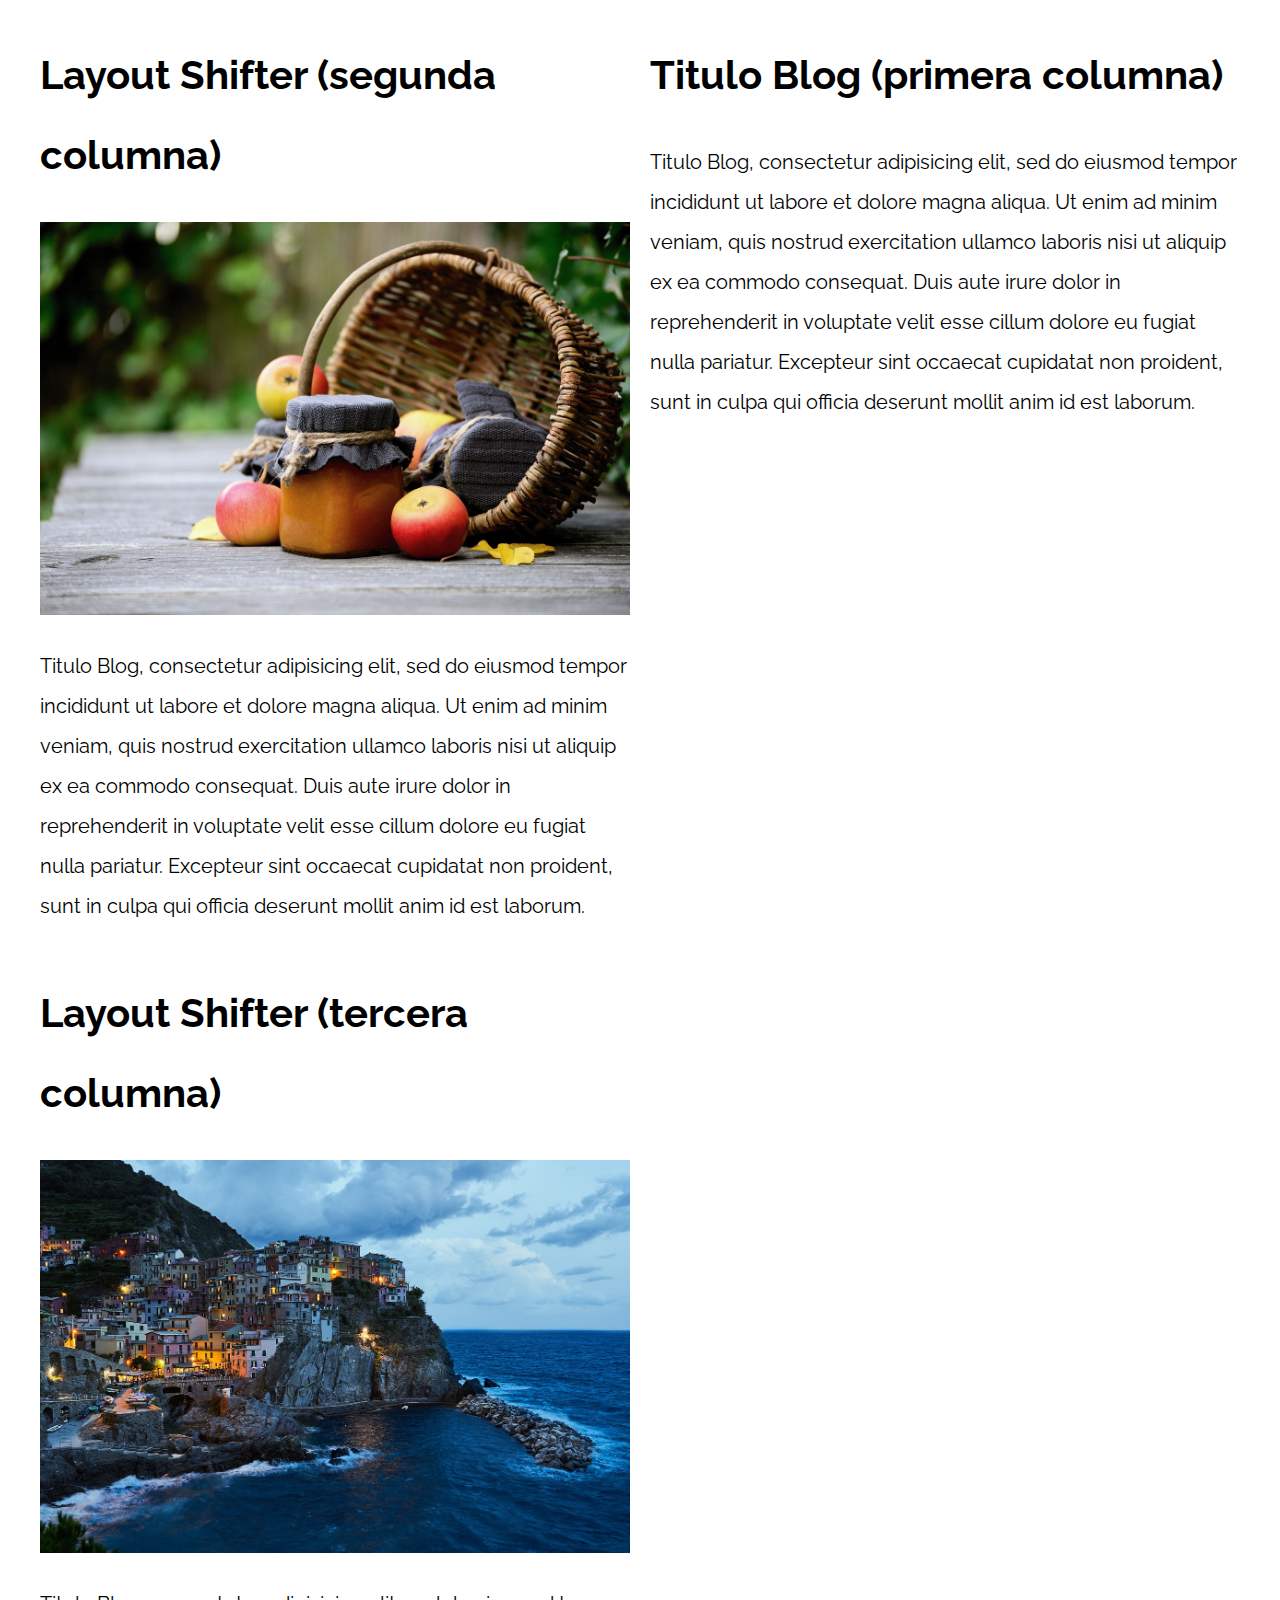
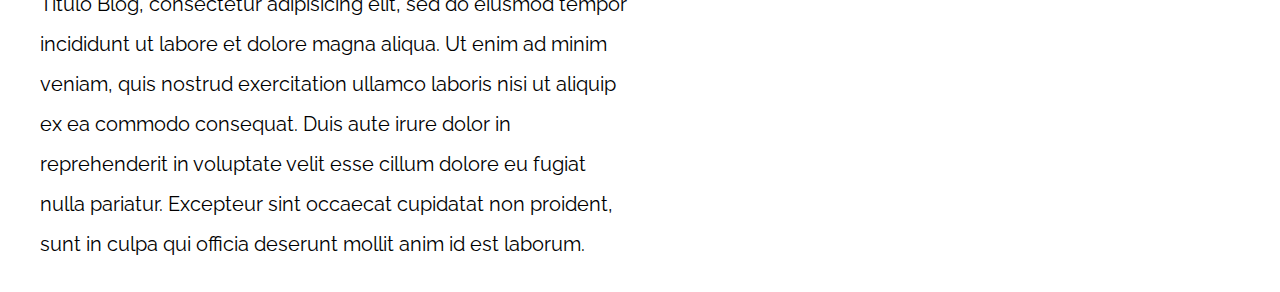
<file: 11-layout_shifter_css_grid/index.html>
<!DOCTYPE html>
<html>

<head>
    <meta charset="utf-8">
    <title>Patrones Responsive Web Design</title>
    <link rel="stylesheet" href="https://necolas.github.io/normalize.css/8.0.1/normalize.css">
    <link href="https://fonts.googleapis.com/css?family=Raleway:400,700,900" rel="stylesheet">
    <link rel="stylesheet" href="css/styles.css">
    <meta name="viewport" content="width=device-width, initial-scale=1">
</head>

<body>

    <div class="contenedor layout-shifter">
        <aside class="sidebar">
            <h1>Titulo Blog (primera columna)</h1>
            <p>
                Titulo Blog, consectetur adipisicing elit, sed do eiusmod tempor incididunt ut labore et dolore magna aliqua. Ut enim ad minim veniam, quis nostrud exercitation ullamco laboris nisi ut aliquip ex ea commodo consequat. Duis aute irure dolor in reprehenderit
                in voluptate velit esse cillum dolore eu fugiat nulla pariatur. Excepteur sint occaecat cupidatat non proident, sunt in culpa qui officia deserunt mollit anim id est laborum.
            </p>
        </aside>

        <main class="contenido-principal">
            <article class="entrada-blog">
                <h1>Layout Shifter (segunda columna)</h1>
                <img src="img/imagen1.jpg">
                <p>
                    Titulo Blog, consectetur adipisicing elit, sed do eiusmod tempor incididunt ut labore et dolore magna aliqua. Ut enim ad minim veniam, quis nostrud exercitation ullamco laboris nisi ut aliquip ex ea commodo consequat. Duis aute irure dolor in reprehenderit
                    in voluptate velit esse cillum dolore eu fugiat nulla pariatur. Excepteur sint occaecat cupidatat non proident, sunt in culpa qui officia deserunt mollit anim id est laborum.
                </p>
            </article>

            <article class="entrada-blog">
                <h1>Layout Shifter (tercera columna)</h1>
                <img src="img/imagen2.jpg">
                <p>
                    Titulo Blog, consectetur adipisicing elit, sed do eiusmod tempor incididunt ut labore et dolore magna aliqua. Ut enim ad minim veniam, quis nostrud exercitation ullamco laboris nisi ut aliquip ex ea commodo consequat. Duis aute irure dolor in reprehenderit
                    in voluptate velit esse cillum dolore eu fugiat nulla pariatur. Excepteur sint occaecat cupidatat non proident, sunt in culpa qui officia deserunt mollit anim id est laborum.
                </p>
            </article>
        </main>
    </div>

</body>

</html>
</file>
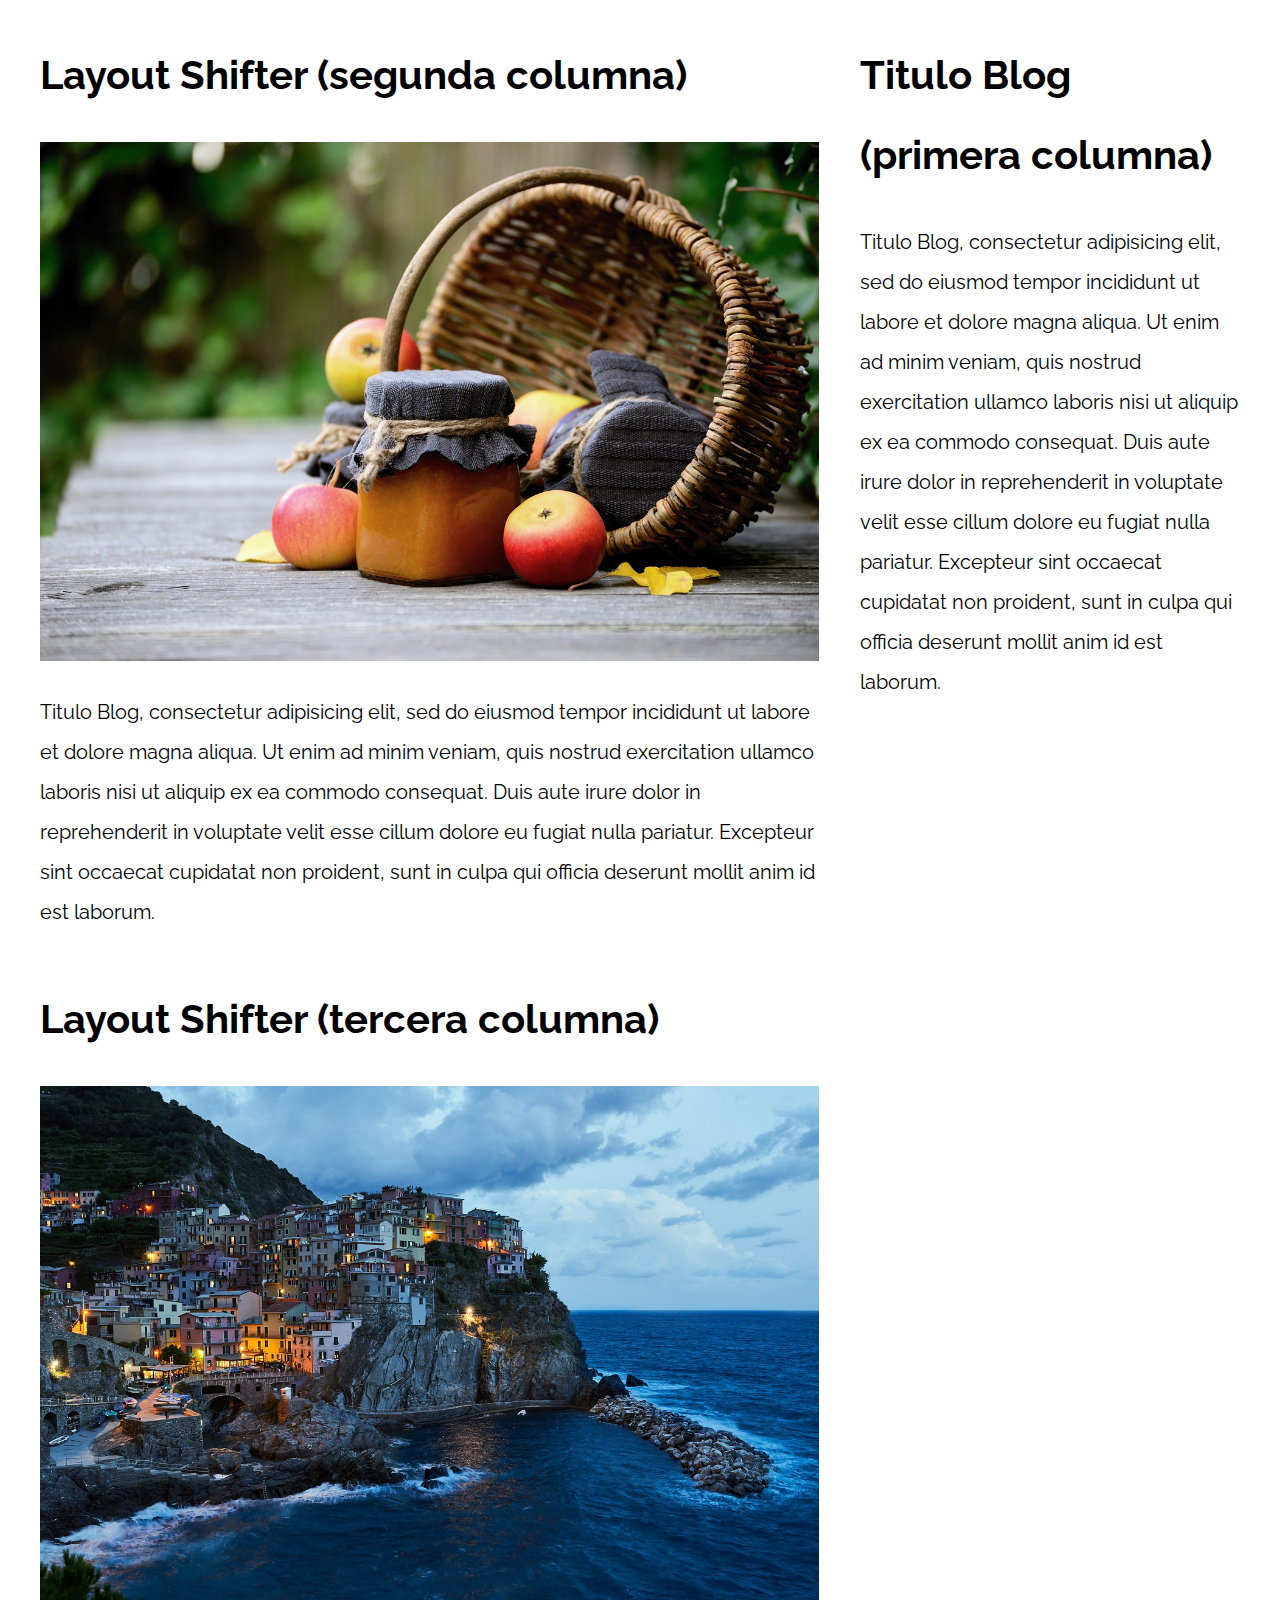
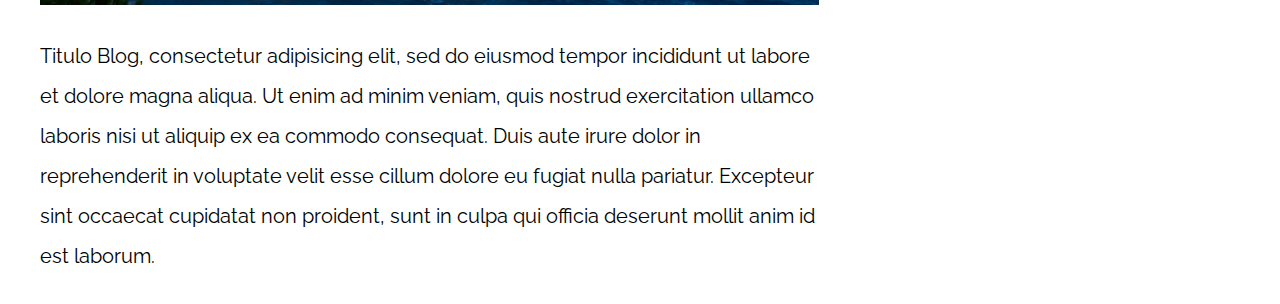
<file: 12-layout_shifter_flexbox/index.html>
<!DOCTYPE html>
<html>

<head>
    <meta charset="utf-8">
    <title>Patrones Responsive Web Design</title>
    <link rel="stylesheet" href="https://necolas.github.io/normalize.css/8.0.1/normalize.css">
    <link href="https://fonts.googleapis.com/css?family=Raleway:400,700,900" rel="stylesheet">
    <link rel="stylesheet" href="css/styles.css">
    <meta name="viewport" content="width=device-width, initial-scale=1">
</head>

<body>

    <div class="contenedor layout-shifter">
        <aside class="sidebar">
            <h1>Titulo Blog (primera columna)</h1>
            <p>
                Titulo Blog, consectetur adipisicing elit, sed do eiusmod tempor incididunt ut labore et dolore magna aliqua. Ut enim ad minim veniam, quis nostrud exercitation ullamco laboris nisi ut aliquip ex ea commodo consequat. Duis aute irure dolor in reprehenderit
                in voluptate velit esse cillum dolore eu fugiat nulla pariatur. Excepteur sint occaecat cupidatat non proident, sunt in culpa qui officia deserunt mollit anim id est laborum.
            </p>
        </aside>

        <main class="contenedor-principal">
            <article class="entrada-blog">
                <h1>Layout Shifter (segunda columna)</h1>
                <img src="img/imagen1.jpg">
                <p>
                    Titulo Blog, consectetur adipisicing elit, sed do eiusmod tempor incididunt ut labore et dolore magna aliqua. Ut enim ad minim veniam, quis nostrud exercitation ullamco laboris nisi ut aliquip ex ea commodo consequat. Duis aute irure dolor in reprehenderit
                    in voluptate velit esse cillum dolore eu fugiat nulla pariatur. Excepteur sint occaecat cupidatat non proident, sunt in culpa qui officia deserunt mollit anim id est laborum.
                </p>
            </article>

            <article class="entrada-blog">
                <h1>Layout Shifter (tercera columna)</h1>
                <img src="img/imagen2.jpg">
                <p>
                    Titulo Blog, consectetur adipisicing elit, sed do eiusmod tempor incididunt ut labore et dolore magna aliqua. Ut enim ad minim veniam, quis nostrud exercitation ullamco laboris nisi ut aliquip ex ea commodo consequat. Duis aute irure dolor in reprehenderit
                    in voluptate velit esse cillum dolore eu fugiat nulla pariatur. Excepteur sint occaecat cupidatat non proident, sunt in culpa qui officia deserunt mollit anim id est laborum.
                </p>
            </article>
        </main>
    </div>

</body>

</html>
</file>
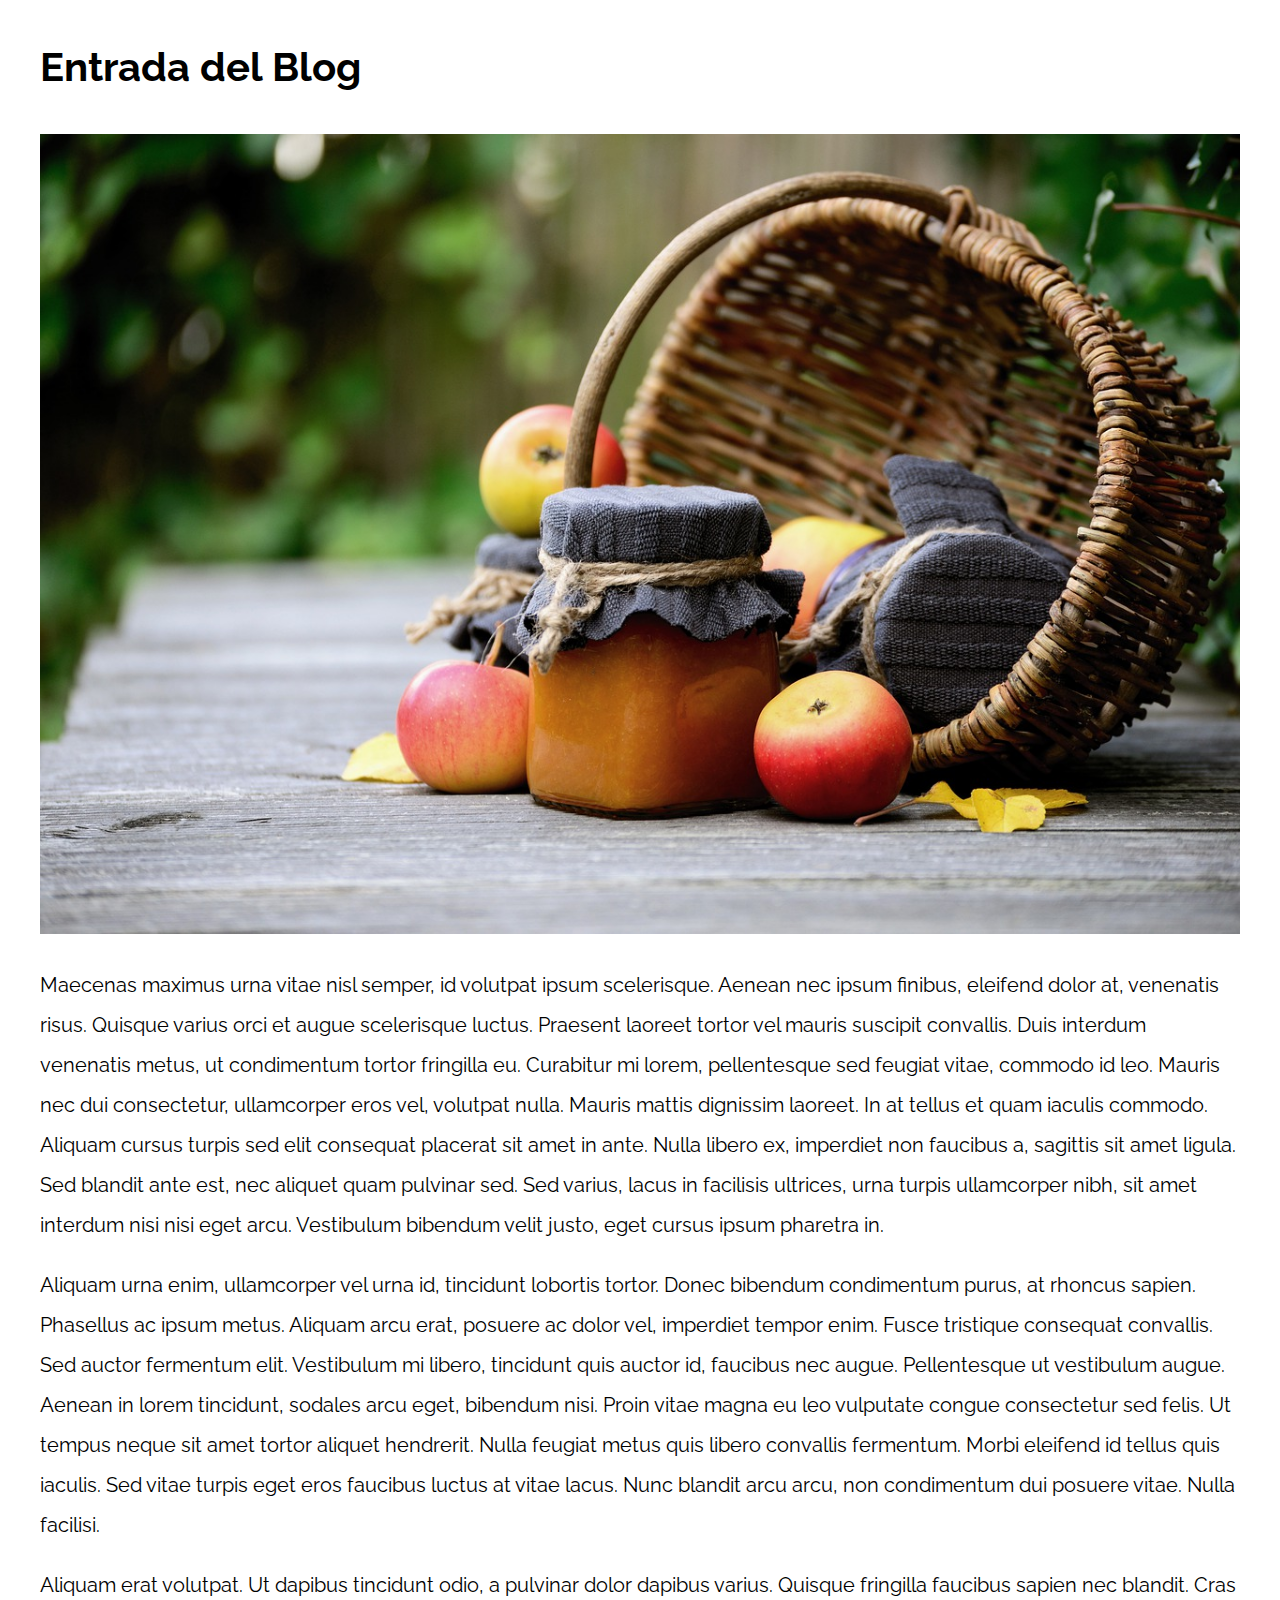
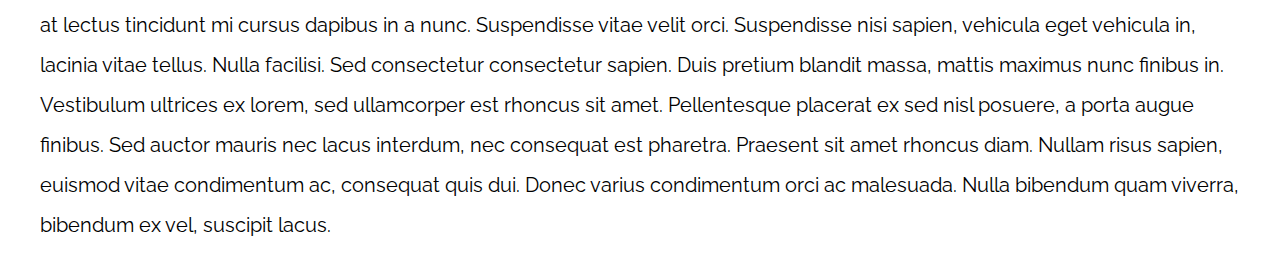
<file: 13-mostly_fluid/index.html>
<!DOCTYPE html>
<html>

<head>
    <meta charset="utf-8">
    <title>Patrones Responsive Web Design</title>
    <link rel="stylesheet" href="https://necolas.github.io/normalize.css/8.0.1/normalize.css">
    <link href="https://fonts.googleapis.com/css?family=Raleway:400,700,900" rel="stylesheet">
    <link rel="stylesheet" href="css/styles.css">
    <meta name="viewport" content="width=device-width, initial-scale=1">
</head>

<body>

    <div class="contenedor">
        <article class="entrada-blog">
            <h1>Entrada del Blog</h1>
            <img src="img/imagen1.jpg">

            <p>Maecenas maximus urna vitae nisl semper, id volutpat ipsum scelerisque. Aenean nec ipsum finibus, eleifend dolor at, venenatis risus. Quisque varius orci et augue scelerisque luctus. Praesent laoreet tortor vel mauris suscipit convallis. Duis
                interdum venenatis metus, ut condimentum tortor fringilla eu. Curabitur mi lorem, pellentesque sed feugiat vitae, commodo id leo. Mauris nec dui consectetur, ullamcorper eros vel, volutpat nulla. Mauris mattis dignissim laoreet. In at
                tellus et quam iaculis commodo. Aliquam cursus turpis sed elit consequat placerat sit amet in ante. Nulla libero ex, imperdiet non faucibus a, sagittis sit amet ligula. Sed blandit ante est, nec aliquet quam pulvinar sed. Sed varius, lacus
                in facilisis ultrices, urna turpis ullamcorper nibh, sit amet interdum nisi nisi eget arcu. Vestibulum bibendum velit justo, eget cursus ipsum pharetra in.</p>

            <p>Aliquam urna enim, ullamcorper vel urna id, tincidunt lobortis tortor. Donec bibendum condimentum purus, at rhoncus sapien. Phasellus ac ipsum metus. Aliquam arcu erat, posuere ac dolor vel, imperdiet tempor enim. Fusce tristique consequat
                convallis. Sed auctor fermentum elit. Vestibulum mi libero, tincidunt quis auctor id, faucibus nec augue. Pellentesque ut vestibulum augue. Aenean in lorem tincidunt, sodales arcu eget, bibendum nisi. Proin vitae magna eu leo vulputate
                congue consectetur sed felis. Ut tempus neque sit amet tortor aliquet hendrerit. Nulla feugiat metus quis libero convallis fermentum. Morbi eleifend id tellus quis iaculis. Sed vitae turpis eget eros faucibus luctus at vitae lacus. Nunc
                blandit arcu arcu, non condimentum dui posuere vitae. Nulla facilisi.</p>

            <p>Aliquam erat volutpat. Ut dapibus tincidunt odio, a pulvinar dolor dapibus varius. Quisque fringilla faucibus sapien nec blandit. Cras at lectus tincidunt mi cursus dapibus in a nunc. Suspendisse vitae velit orci. Suspendisse nisi sapien,
                vehicula eget vehicula in, lacinia vitae tellus. Nulla facilisi. Sed consectetur consectetur sapien. Duis pretium blandit massa, mattis maximus nunc finibus in. Vestibulum ultrices ex lorem, sed ullamcorper est rhoncus sit amet. Pellentesque
                placerat ex sed nisl posuere, a porta augue finibus. Sed auctor mauris nec lacus interdum, nec consequat est pharetra. Praesent sit amet rhoncus diam. Nullam risus sapien, euismod vitae condimentum ac, consequat quis dui. Donec varius
                condimentum orci ac malesuada. Nulla bibendum quam viverra, bibendum ex vel, suscipit lacus.</p>
        </article>

    </div>

</body>

</html>
</file>
<file: 01-2columnas_iguales_css_grid/css/styles.css>
html {
    box-sizing: border-box;
    font-size: 62.5%;
}

*,
*:before,
*:after {
    box-sizing: inherit;
}

body {
    font-family: 'Raleway', sans-serif;
    font-size: 1.6rem;
}

img {
    max-width: 100%;
}

h1 {
    font-size: 4rem;
}

.contenedor {
    max-width: 1200px;
    width: 95%;
    margin: 0 auto;
}

.entrada-blog a {
    display: inline-block;
    background-color: #2196F3;
    color: white;
    padding: 10px 20px;
    text-decoration: none;
    font-weight: bold;
    text-transform: uppercase;
}

/** Responsive **/

@media (min-width: 769px) {
    .dos-columnas {
        display: grid;
        grid-template-columns: 50% 50%;
        column-gap: 2rem;

    }
    
}
</file>
<file: 02-2columnas_iguales_flexbox/css/styles.css>
html {
    box-sizing: border-box;
    font-size: 62.5%;
}

*,
*:before,
*:after {
    box-sizing: inherit;
}

body {
    font-family: 'Raleway', sans-serif;
    font-size: 1.6rem;
}

img {
    max-width: 100%;
}

h1 {
    font-size: 4rem;
}

.contenedor {
    max-width: 1200px;
    width: 95%;
    margin: 0 auto;
}

.entrada-blog a {
    display: inline-block;
    background-color: #2196F3;
    color: white;
    padding: 10px 20px;
    text-decoration: none;
    font-weight: bold;
    text-transform: uppercase;
}

/** Responsive **/

@media (min-width: 768px) {
    .dos-columnas {
        display: flex;
        justify-content: space-between;
        gap: 2rem;
    }
}
</file>
<file: 03-3columnas_iguales_css_grid/css/styles.css>
html {
    box-sizing: border-box;
    font-size: 62.5%;
}

*,
*:before,
*:after {
    box-sizing: inherit;
}

body {
    font-family: 'Raleway', sans-serif;
    font-size: 1.6rem;
}

img {
    max-width: 100%;
}

h1 {
    font-size: 4rem;
}

.contenedor {
    max-width: 1200px;
    width: 95%;
    margin: 0 auto;
}

.entrada-blog a {
    display: inline-block;
    background-color: #2196F3;
    color: white;
    padding: 10px 20px;
    text-decoration: none;
    font-weight: bold;
    text-transform: uppercase;
}

/** Responsive **/

@media (min-width: 768px) {
    .tres-columnas {
        display: grid;
        grid-template-columns: repeat(3, 1fr);
        column-gap: 2rem;
    }
}
</file>
<file: 04-3columnas_iguales_flexbox/css/styles.css>
html {
    box-sizing: border-box;
    font-size: 62.5%;
}

*,
*:before,
*:after {
    box-sizing: inherit;
}

body {
    font-family: 'Raleway', sans-serif;
    font-size: 1.6rem;
}

img {
    max-width: 100%;
}

h1 {
    font-size: 4rem;
}

.contenedor {
    max-width: 1200px;
    width: 95%;
    margin: 0 auto;
}

.entrada-blog a {
    display: inline-block;
    background-color: #2196F3;
    color: white;
    padding: 10px 20px;
    text-decoration: none;
    font-weight: bold;
    text-transform: uppercase;
}

/** Responsive **/

@media (min-width: 768px) {
    .tres-columnas {
        display: flex;
        gap: 2rem;
        
    }
    
}
</file>
<file: 05-3columnas_css_grid/css/styles.css>
html {
    box-sizing: border-box;
    font-size: 62.5%;
}

*,
*:before,
*:after {
    box-sizing: inherit;
}

body {
    font-family: 'Raleway', sans-serif;
    font-size: 1.6rem;
    line-height: 2;
}

img {
    max-width: 100%;
}

h1 {
    font-size: 4rem;
}

h2 {
    font-size: 3.2rem;
}

.contenedor {
    max-width: 1200px;
    width: 95%;
    margin: 0 auto;
}

p {
    font-size: 2rem;
}

.entrada-blog a {
    display: inline-block;
    background-color: #2196F3;
    color: white;
    padding: 10px 20px;
    text-decoration: none;
    font-weight: bold;
    text-transform: uppercase;
}


/** Responsive **/

@media (min-width: 768px) {
    .contenedor-grid {
        display: grid;
        grid-template-columns: 20% 60% 20%;
        grid-auto-flow: column;
        column-gap: 2rem;
    }

    .contenido-principal {
        grid-column: 2 / 3;
    }
    
    .sidebar-1 {
        grid-column: 1 / 2;
    }
}
</file>
<file: 06-3columnas_flexbox/css/styles.css>
html {
    box-sizing: border-box;
    font-size: 62.5%;
}

*,
*:before,
*:after {
    box-sizing: inherit;
}

body {
    font-family: 'Raleway', sans-serif;
    font-size: 1.6rem;
    line-height: 2;
}

img {
    max-width: 100%;
}

h1 {
    font-size: 4rem;
}

h2 {
    font-size: 3.2rem;
}

p {
    font-size: 2rem;
}

.contenedor {
    max-width: 1200px;
    width: 95%;
    margin: 0 auto;
}

.entrada-blog a {
    display: inline-block;
    background-color: #2196F3;
    color: white;
    padding: 10px 20px;
    text-decoration: none;
    font-weight: bold;
    text-transform: uppercase;
}

/** Responsive **/

@media (min-width: 768px) {
    .contenedor-flex {
        display: flex;
        justify-content: space-between;

    }

    .contenido-principal {
        flex-basis: calc(60% - 1rem);
    }

    .sidebar {
        flex-basis: calc(20% - 1rem);
    }

    .sidebar-1 {
        order: -1;
        
    }
    
}
</file>
<file: 07-column_drop_css_grid/css/styles.css>
html {
    box-sizing: border-box;
    font-size: 62.5%;
}

*,
*:before,
*:after {
    box-sizing: inherit;
}

body {
    font-family: 'Raleway', sans-serif;
    font-size: 1.6rem;
    line-height: 2;
}

img {
    max-width: 100%;
}

h1 {
    font-size: 4rem;
}

h2 {
    font-size: 3.2rem;
}

p {
    font-size: 2rem;
}

.contenedor {
    max-width: 1200px;
    width: 95%;
    margin: 0 auto;
}

.entrada-blog a {
    display: inline-block;
    background-color: #2196F3;
    color: white;
    padding: 10px 20px;
    text-decoration: none;
    font-weight: bold;
    text-transform: uppercase;
}



/** Responsive **/

@media (min-width: 480px) {

    .column-drop-css {
        display: grid;
        grid-template-columns: repeat(2, 1fr);
        gap: 2rem;
    }

    .segunda {
        grid-column: 1 / 3;
    }
}

@media (min-width: 768px) {

    .column-drop-css {
        grid-template-columns: repeat(3, 1fr);
    }

    .segunda {
        grid-column: 3 / 4;
    }
}
</file>
<file: 08-column_drop_flexbox/css/styles.css>
html {
    box-sizing: border-box;
    font-size: 62.5%;
}

*,
*:before,
*:after {
    box-sizing: inherit;
}

body {
    font-family: 'Raleway', sans-serif;
    font-size: 1.6rem;
    line-height: 2;
}

img {
    max-width: 100%;
}

h1 {
    font-size: 4rem;
}

h2 {
    font-size: 3.2rem;
}

p {
    font-size: 2rem;
}

.contenedor {
    max-width: 1200px;
    width: 95%;
    margin: 0 auto;
}

.entrada-blog a {
    display: inline-block;
    background-color: #2196F3;
    color: white;
    padding: 10px 20px;
    text-decoration: none;
    font-weight: bold;
    text-transform: uppercase;
}

/** Responsive **/

@media (min-width: 480px) {
    .column-drop-flex {
        display: flex;
        justify-content: space-between;
        flex-wrap: wrap;
    }

    .contenido-principal,
    .primera {
        flex-basis: calc(50% - 1rem);

    }
}

@media (min-width: 768px) {
    .contenido-principal,
    .primera,
    .segunda {
        flex: 0 0 calc(33.3% - 2rem );
    }
}
</file>
<file: 09-con_sidebar_css_grid/css/styles.css>
html {
    box-sizing: border-box;
    font-size: 62.5%;
}

*,
*:before,
*:after {
    box-sizing: inherit;
}

body {
    font-family: 'Raleway', sans-serif;
    font-size: 1.6rem;
    line-height: 2;
}

img {
    max-width: 100%;
}

h1 {
    font-size: 4rem;
}

h2 {
    font-size: 3.2rem;
}

p {
    font-size: 2rem;
}

.contenedor {
    max-width: 1200px;
    width: 95%;
    margin: 0 auto;
}

.entrada-blog a {
    display: inline-block;
    background-color: #2196F3;
    color: white;
    padding: 10px 20px;
    text-decoration: none;
    font-weight: bold;
    text-transform: uppercase;
}

/** CODIGO AQUI **/

@media (min-width: 768px) {
    .con-sidebar {
        display: grid;
        grid-template-columns: 3fr 1fr;
        column-gap: 4rem;
        grid-auto-flow: column;

    }

    aside {
        grid-column: 2 / 3;
    }
}
</file>
<file: 11-layout_shifter_css_grid/css/styles.css>
html {
    box-sizing: border-box;
    font-size: 62.5%;
}

*,
*:before,
*:after {
    box-sizing: inherit;
}

body {
    font-family: 'Raleway', sans-serif;
    font-size: 1.6rem;
    line-height: 2;
}

img {
    max-width: 100%;
}

h1 {
    font-size: 4rem;
}

h2 {
    font-size: 3.2rem;
}

p {
    font-size: 2rem;
}

.contenedor {
    max-width: 1200px;
    width: 95%;
    margin: 0 auto;
}

.entrada-blog a {
    display: inline-block;
    background-color: #2196F3;
    color: white;
    padding: 10px 20px;
    text-decoration: none;
    font-weight: bold;
    text-transform: uppercase;
}


/** CODIGO AQUI **/

@media (min-width: 769px) {
    .layout-shifter {
        display: grid;
        grid-template-areas: 'contenido'
                            'inferior' ;
        
    }

    .sidebar {
        grid-area: inferior;
    }

    .contenido-principal {
        grid-area: contenido;
        display: grid;
        grid-template-areas: 'entrada1 entrada2';
        grid-template-columns: repeat(2, 1fr);
        column-gap: 3rem;

    }
}

@media (min-width: 992px) {
    .layout-shifter {
        grid-template-areas: 'contenido sidebar';
        column-gap: 2rem;
    }

    .sidebar {
        grid-area: sidebar;
    }

    .contenido-principal {
        grid-area: contenido;
        grid-template-areas: 'entrada1'
                            'entrada2';
        grid-template-columns: unset;

    }

}
</file>
<file: 12-layout_shifter_flexbox/css/styles.css>
html {
    box-sizing: border-box;
    font-size: 62.5%;
}

*,
*:before,
*:after {
    box-sizing: inherit;
}

body {
    font-family: 'Raleway', sans-serif;
    font-size: 1.6rem;
    line-height: 2;
}

img {
    max-width: 100%;
}

h1 {
    font-size: 4rem;
}

h2 {
    font-size: 3.2rem;
}

p {
    font-size: 2rem;
}

.contenedor {
    max-width: 1200px;
    width: 95%;
    margin: 0 auto;
}

.entrada-blog a {
    display: inline-block;
    background-color: #2196F3;
    color: white;
    padding: 10px 20px;
    text-decoration: none;
    font-weight: bold;
    text-transform: uppercase;
}

/** CODIGO AQUI **/

@media (min-width: 768px) {
    .layout-shifter {
        display: flex;
        flex-direction: column-reverse;

    }

    .contenedor-principal{
        display: flex;
        justify-content: space-between;
    }

    .entrada-blog {
        flex: 0 0 calc(50% - 2rem);
    }
}

@media (min-width: 992px) {
    .layout-shifter {
        flex-direction: row;
        justify-content: space-between;

    }

    .contenedor-principal {
        flex: 0 0 calc(66.6% - 2rem);
        flex-wrap: wrap;
    }

    .sidebar {
        flex: 0 0 calc(33.3% - 2rem);
        order: 2;
    }

    .entrada-blog {
        flex: 0 0 100%;
    }

}
</file>
<file: 13-mostly_fluid/css/styles.css>
html {
    box-sizing: border-box;
    font-size: 62.5%;
}

*,
*:before,
*:after {
    box-sizing: inherit;
}

body {
    font-family: 'Raleway', sans-serif;
    font-size: 1.6rem;
    line-height: 2;
}
h1 {
    font-size: 4rem;
}

h2 {
    font-size: 3.2rem;
}

p {
    font-size: 2rem;
}

.entrada-blog a {
    display: inline-block;
    background-color: #2196F3;
    color: white;
    padding: 10px 20px;
    text-decoration: none;
    font-weight: bold;
    text-transform: uppercase;
}

/** CODIGO AQUI **/

.contenedor {
    max-width: 120rem;
    width: 95%;
    margin: 0 auto;

}

img {
    max-width: 100%;
}
</file>
